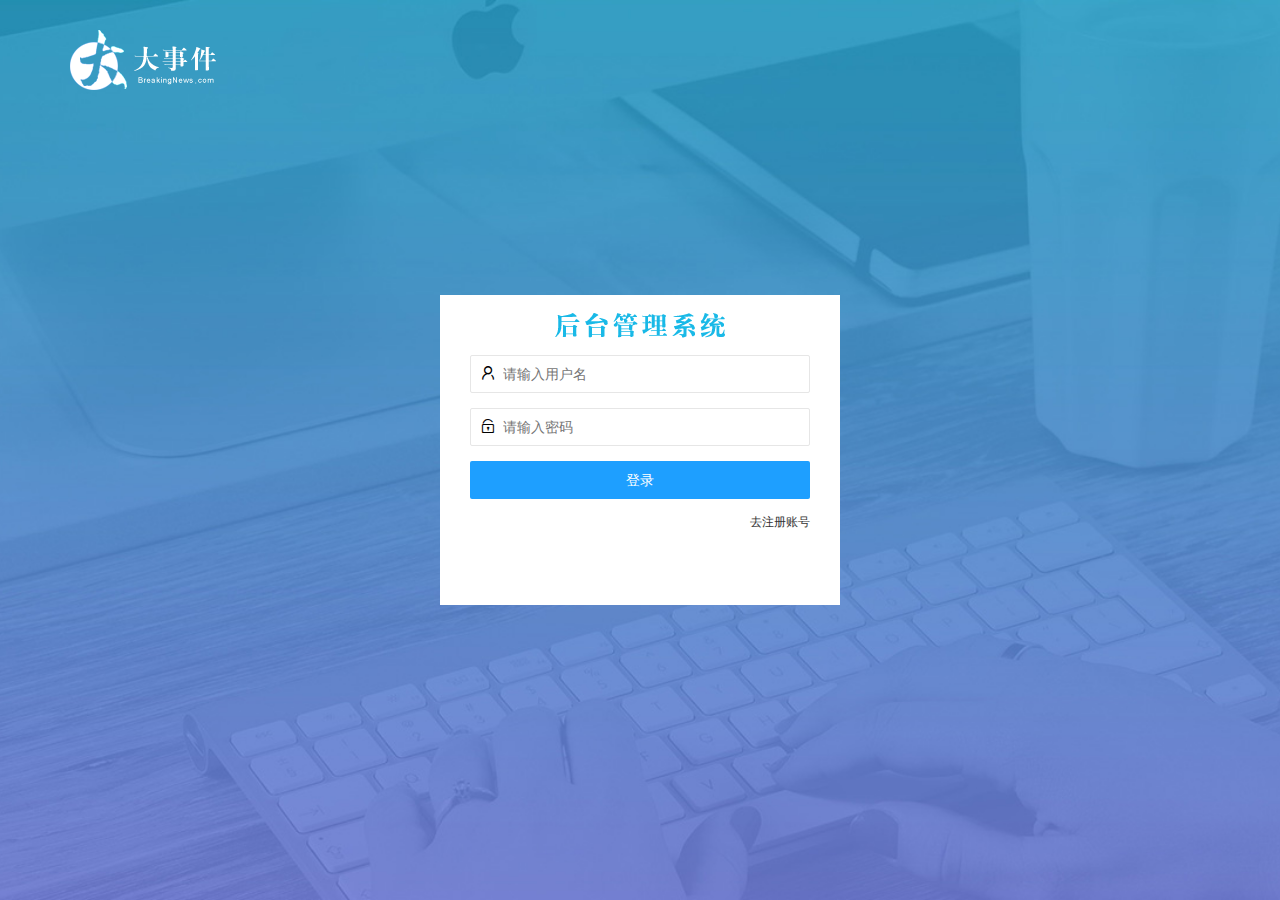
<file: login.html>
<!DOCTYPE html>
<html lang="en">

<head>
    <meta charset="UTF-8">
    <meta http-equiv="X-UA-Compatible" content="IE=edge">
    <meta name="viewport" content="width=device-width, initial-scale=1.0">
    <title>大事件-登录/注册</title>
    <link rel="stylesheet" href="./assets/lib/layui/css/layui.css">
    <link rel="stylesheet" href="./assets/css/login.css" />
</head>

<body>
    <!-- 头部logo -->
    <div class="layui-main img-logo">
        <img src="./assets/images/logo.png" alt="">
    </div>

    <!-- 登录注册 -->
    <div class="loginAndRegBox">
        <div class="title-box"></div>
        <!-- 登录 -->
        <div class="login-box"">
            <!-- 登录的表单 -->
            <form class="layui-form" id="form_login">
                <!-- 用户名 -->
                <div class="layui-form-item">
                    <i class="layui-icon layui-icon-username"></i>
                    <input type="text" name="username" required lay-verify="required|username" placeholder="请输入用户名"
                        autocomplete="off" class="layui-input" />
                </div>
                <!-- 密码 -->
                <div class="layui-form-item">
                    <i class="layui-icon layui-icon-password"></i>
                    <input type="password" name="password" required lay-verify="required|pass" placeholder="请输入密码"
                        autocomplete="off" class="layui-input" />
                </div>
                <!-- 登录按钮 -->
                <div class="layui-form-item">
                    <button class="layui-btn layui-btn-fluid layui-btn-normal" lay-submit>登录</button>
                </div>
                <!-- 去注册账号 -->
                <div class="layui-form-item" id="links">
                    <a href="javascript:;" id="link_reg">去注册账号</a>
                </div>
            </form>
        </div>
        <!-- 注册 -->
        <div class="reg-box">
            <!-- 注册的表单 -->
            <form class="layui-form" id="form_reg">
                <!-- 用户名 -->
                <div class="layui-form-item">
                    <i class="layui-icon layui-icon-username"></i>
                    <input type="text" name="username" required lay-verify="required|username" placeholder="请输入用户名"
                        autocomplete="off" class="layui-input" />
                </div>
                <!-- 密码 -->
                <div class="layui-form-item">
                    <i class="layui-icon layui-icon-password"></i>
                    <input type="password" name="password" required lay-verify="required|pass" placeholder="请输入密码"
                        autocomplete="off" class="layui-input" />
                </div>
                <!-- 确认密码 -->
                <div class="layui-form-item">
                    <i class="layui-icon layui-icon-password"></i>
                    <input type="password" name="repassword" required lay-verify="required|repwd" placeholder="再次确认密码"
                        autocomplete="off" class="layui-input">
                </div>
                <!-- 注册按钮 -->
                <div class="layui-form-item">
                    <button class="layui-btn layui-btn-fluid layui-btn-normal" lay-submit>注册</button>
                </div>
                <!-- 去登录 -->
                <div class="layui-form-item" id="links">
                    <a href="javascript:;" id="link_login">去登录</a>
                </div>
            </form>
        </div>
    </div>
    <!-- 方便操作dom元素，导入jq -->
    <script src="./assets/lib/layui/layui.all.js"></script>
    <script src="./assets/lib/jquery.js"></script>
    <script src="./assets/js/baseAPI.js"></script>
    <script src="./assets/js/login.js"></script>
</body>

</html>
</file>
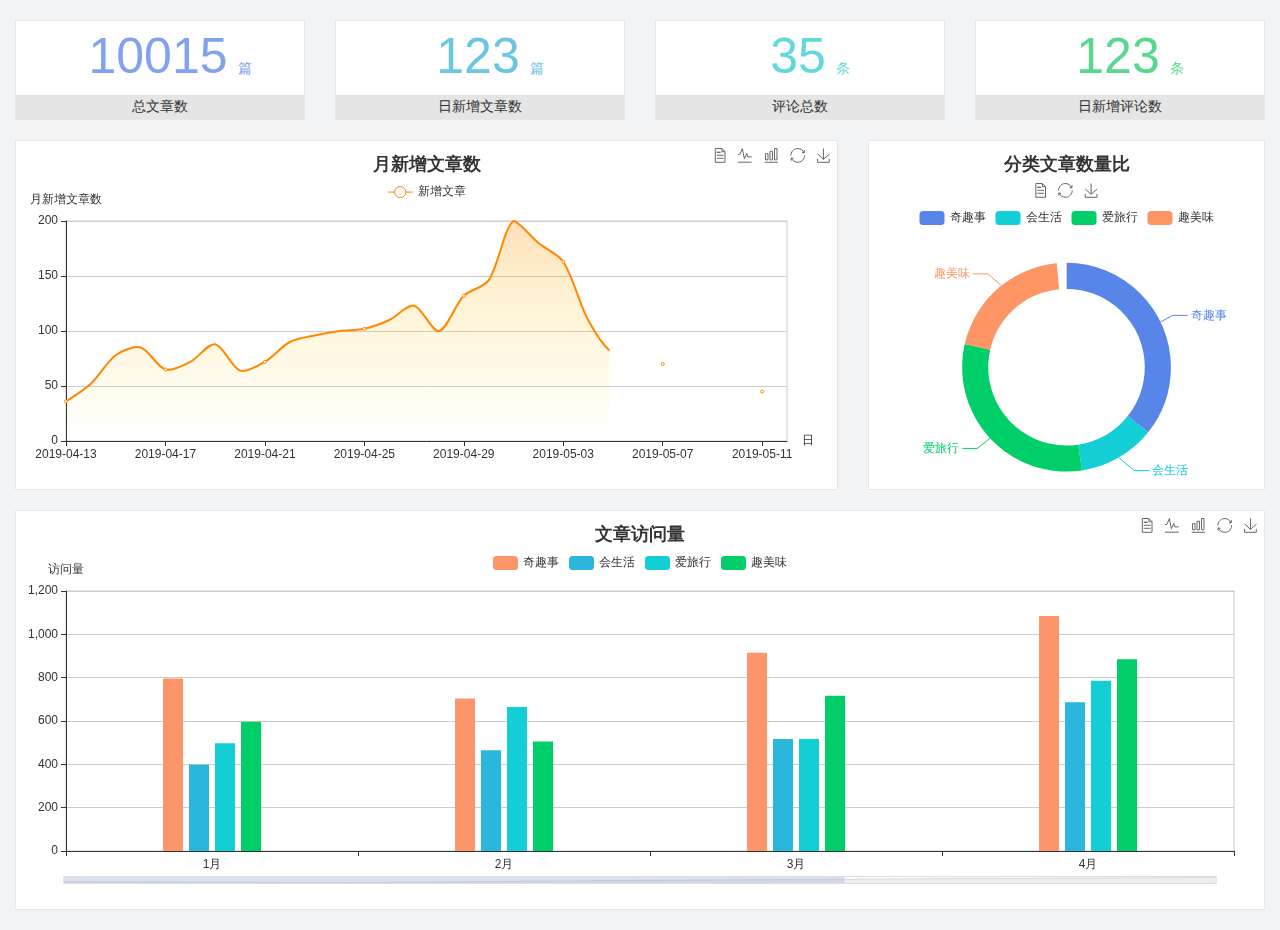
<file: home/dashboard.html>
<!DOCTYPE html>
<html lang="en">

<head>
  <meta charset="UTF-8">
  <meta name="viewport" content="width=device-width, initial-scale=1.0">
  <meta http-equiv="X-UA-Compatible" content="ie=edge">
  <title>图表统计</title>
  <link rel="stylesheet" href="../../assets/lib/bootstrap.css" />
  <link rel="stylesheet" href="../../assets/lib/main.css" />
  <script src="../../assets/lib/jquery.js"></script>
  <script type="text/javascript" src="../../assets/lib/echarts.min.js"></script>
</head>

<body>
  <div class="container-fluid">
    <div class="row spannel_list">
      <div class="col-sm-3 col-xs-6">
        <div class="spannel">
          <em>10015</em><span>篇</span>
          <b>总文章数</b>
        </div>
      </div>
      <div class="col-sm-3 col-xs-6">
        <div class="spannel scolor01">
          <em>123</em><span>篇</span>
          <b>日新增文章数</b>
        </div>
      </div>
      <div class="col-sm-3 col-xs-6">
        <div class="spannel scolor02">
          <em>35</em><span>条</span>
          <b>评论总数</b>
        </div>
      </div>
      <div class="col-sm-3 col-xs-6">
        <div class="spannel scolor03">
          <em>123</em><span>条</span>
          <b>日新增评论数</b>
        </div>
      </div>
    </div>
  </div>

  <div class="container-fluid">
    <div class="row curve-pie">
      <div class="col-lg-8 col-md-8">
        <div class="gragh_pannel" id="curve_show"></div>
      </div>
      <div class="col-lg-4 col-md-4">
        <div class="gragh_pannel" id="pie_show"></div>
      </div>
    </div>
  </div>

  <div class="container-fluid">
    <div class="column_pannel" id="column_show"></div>
  </div>

  <script>
    var oChart = echarts.init(document.getElementById('curve_show'));
    var aList_all = [
      { 'count': 36, 'date': '2019-04-13' },
      { 'count': 52, 'date': '2019-04-14' },
      { 'count': 78, 'date': '2019-04-15' },
      { 'count': 85, 'date': '2019-04-16' },
      { 'count': 65, 'date': '2019-04-17' },
      { 'count': 72, 'date': '2019-04-18' },
      { 'count': 88, 'date': '2019-04-19' },
      { 'count': 64, 'date': '2019-04-20' },
      { 'count': 72, 'date': '2019-04-21' },
      { 'count': 90, 'date': '2019-04-22' },
      { 'count': 96, 'date': '2019-04-23' },
      { 'count': 100, 'date': '2019-04-24' },
      { 'count': 102, 'date': '2019-04-25' },
      { 'count': 110, 'date': '2019-04-26' },
      { 'count': 123, 'date': '2019-04-27' },
      { 'count': 100, 'date': '2019-04-28' },
      { 'count': 132, 'date': '2019-04-29' },
      { 'count': 146, 'date': '2019-04-30' },
      { 'count': 200, 'date': '2019-05-01' },
      { 'count': 180, 'date': '2019-05-02' },
      { 'count': 163, 'date': '2019-05-03' },
      { 'count': 110, 'date': '2019-05-04' },
      { 'count': 80, 'date': '2019-05-05' },
      { 'count': 82, 'date': '2019-05-06' },
      { 'count': 70, 'date': '2019-05-07' },
      { 'count': 65, 'date': '2019-05-08' },
      { 'count': 54, 'date': '2019-05-09' },
      { 'count': 40, 'date': '2019-05-10' },
      { 'count': 45, 'date': '2019-05-11' },
      { 'count': 38, 'date': '2019-05-12' },
    ];

    let aCount = [];
    let aDate = [];

    for (var i = 0; i < aList_all.length; i++) {
      aCount.push(aList_all[i].count);
      aDate.push(aList_all[i].date);
    }

    var chartopt = {
      title: {
        text: '月新增文章数',
        left: 'center',
        top: '10'
      },
      tooltip: {
        trigger: 'axis'
      },
      legend: {
        data: ['新增文章'],
        top: '40'
      },
      toolbox: {
        show: true,
        feature: {
          mark: { show: true },
          dataView: { show: true, readOnly: false },
          magicType: { show: true, type: ['line', 'bar'] },
          restore: { show: true },
          saveAsImage: { show: true }
        }
      },
      calculable: true,
      xAxis: [
        {
          name: '日',
          type: 'category',
          boundaryGap: false,
          data: aDate
        }
      ],
      yAxis: [
        {
          name: '月新增文章数',
          type: 'value'
        }
      ],
      series: [
        {
          name: '新增文章',
          type: 'line',
          smooth: true,
          itemStyle: { normal: { areaStyle: { type: 'default' }, color: '#f80' }, lineStyle: { color: '#f80' } },
          data: aCount
        }],
      areaStyle: {
        normal: {
          color: new echarts.graphic.LinearGradient(0, 0, 0, 1, [{
            offset: 0,
            color: 'rgba(255,136,0,0.39)'
          }, {
            offset: .34,
            color: 'rgba(255,180,0,0.25)'
          }, {
            offset: 1,
            color: 'rgba(255,222,0,0.00)'
          }])

        }
      },
      grid: {
        show: true,
        x: 50,
        x2: 50,
        y: 80,
        height: 220
      }
    };

    oChart.setOption(chartopt);


    var oPie = echarts.init(document.getElementById('pie_show'));
    var oPieopt =
    {
      title: {
        top: 10,
        text: '分类文章数量比',
        x: 'center'
      },
      tooltip: {
        trigger: 'item',
        formatter: "{a} <br/>{b} : {c} ({d}%)"
      },
      color: ['#5885e8', '#13cfd5', '#00ce68', '#ff9565'],
      legend: {
        x: 'center',
        top: 65,
        data: ['奇趣事', '会生活', '爱旅行', '趣美味']
      },
      toolbox: {
        show: true,
        x: 'center',
        top: 35,
        feature: {
          mark: { show: true },
          dataView: { show: true, readOnly: false },
          magicType: {
            show: true,
            type: ['pie', 'funnel'],
            option: {
              funnel: {
                x: '25%',
                width: '50%',
                funnelAlign: 'left',
                max: 1548
              }
            }
          },
          restore: { show: true },
          saveAsImage: { show: true }
        }
      },
      calculable: true,
      series: [
        {
          name: '访问来源',
          type: 'pie',
          radius: ['45%', '60%'],
          center: ['50%', '65%'],
          data: [
            { value: 300, name: '奇趣事' },
            { value: 100, name: '会生活' },
            { value: 260, name: '爱旅行' },
            { value: 180, name: '趣美味' }
          ]
        }
      ]
    };
    oPie.setOption(oPieopt);



    var oColumn = this.echarts.init(document.getElementById('column_show'));
    var oColumnopt =
    {
      title: {
        text: '文章访问量',
        left: 'center',
        top: '10'
      },
      tooltip: {
        trigger: 'axis'
      },
      legend: {
        data: ['奇趣事', '会生活', '爱旅行', '趣美味'],
        top: '40'
      },
      toolbox: {
        show: true,
        feature: {
          mark: { show: true },
          dataView: { show: true, readOnly: false },
          magicType: { show: true, type: ['line', 'bar'] },
          restore: { show: true },
          saveAsImage: { show: true }
        }
      },
      calculable: true,
      xAxis: [
        {
          type: 'category',
          data: ['1月', '2月', '3月', '4月', '5月']
        }
      ],
      yAxis: [
        {
          name: '访问量',
          type: 'value'
        }
      ],
      series: [
        {
          name: '奇趣事',
          type: 'bar',
          barWidth: 20,
          itemStyle: {
            normal: { areaStyle: { type: 'default' }, color: '#fd956a' }
          },
          data: [800, 708, 920, 1090, 1200]
        },
        {
          name: '会生活',
          type: 'bar',
          barWidth: 20,
          itemStyle: {
            normal: { areaStyle: { type: 'default' }, color: '#2bb6db' }
          },
          data: [400, 468, 520, 690, 800]
        },
        {
          name: '爱旅行',
          type: 'bar',
          barWidth: 20,
          itemStyle: {
            normal: { areaStyle: { type: 'default' }, color: '#13cfd5' }
          },
          data: [500, 668, 520, 790, 900]
        },
        {
          name: '趣美味',
          type: 'bar',
          barWidth: 20,
          itemStyle: {
            normal: { areaStyle: { type: 'default' }, color: '#00ce68' }
          },
          data: [600, 508, 720, 890, 1000]
        }
      ],
      grid: {
        show: true,
        x: 50,
        x2: 30,
        y: 80,
        height: 260
      },
      dataZoom: [//给x轴设置滚动条
        {
          start: 0,//默认为0
          end: 100 - 1000 / 31,//默认为100
          type: 'slider',
          show: true,
          xAxisIndex: [0],
          handleSize: 0,//滑动条的 左右2个滑动条的大小
          height: 8,//组件高度
          left: 45, //左边的距离
          right: 50,//右边的距离
          bottom: 26,//右边的距离
          handleColor: '#ddd',//h滑动图标的颜色
          handleStyle: {
            borderColor: "#cacaca",
            borderWidth: "1",
            shadowBlur: 2,
            background: "#ddd",
            shadowColor: "#ddd",
          }
        }]
    };
    oColumn.setOption(oColumnopt);
  </script>
</body>

</html>
</file>
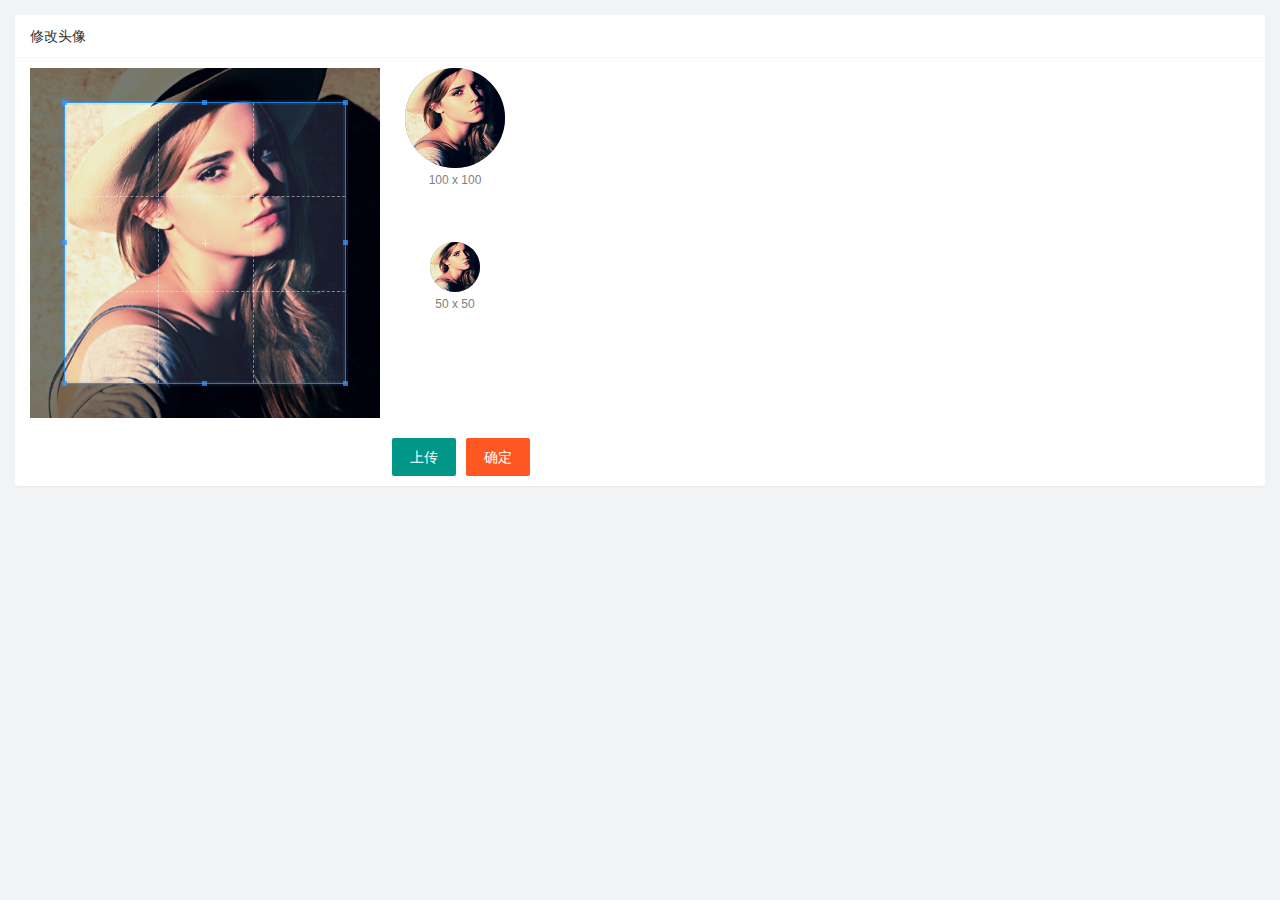
<file: user/user_avatar.html>
<!DOCTYPE html>
<html lang="en">

<head>
    <meta charset="UTF-8">
    <meta http-equiv="X-UA-Compatible" content="IE=edge">
    <meta name="viewport" content="width=device-width, initial-scale=1.0">
    <title>修改头像</title>
    <link rel="stylesheet" href="../assets/lib/layui/css/layui.css">
    <!-- 导入裁剪图片的js插件 -->
    <link rel="stylesheet" href="../assets/lib/cropper/cropper.css">
    <link rel="stylesheet" href="../assets/css/user/user_avatar.css">
</head>

<body>
    <!-- 卡片区域 -->
    <div class="layui-card">
        <div class="layui-card-header">修改头像</div>
        <div class="layui-card-body">
            <!-- 第一行的图片裁剪和预览区域 -->
            <div class="row1">
                <!-- 图片裁剪区域 -->
                <div class="cropper-box">
                    <!-- 这个 img 标签很重要，将来会把它初始化为裁剪区域 -->
                    <img id="image" src="/assets/images/sample.jpg" />
                </div>
                <!-- 图片的预览区域 -->
                <div class="preview-box">
                    <div>
                        <!-- 宽高为 100px 的预览区域 -->
                        <div class="img-preview w100"></div>
                        <p class="size">100 x 100</p>
                    </div>
                    <div>
                        <!-- 宽高为 50px 的预览区域 -->
                        <div class="img-preview w50"></div>
                        <p class="size">50 x 50</p>
                    </div>
                </div>
            </div>

            <!-- 第二行的按钮区域 -->
            <div class="row2">
                <!-- accept 可以指定文件的类型 -->
                <input type="file" id="file" accept="image/png,image/jpeg" />
                <button type="button" class="layui-btn" id="btnChooseImage">上传</button>
                <button type="button" class="layui-btn layui-btn-danger" id="btnUpload">确定</button>
            </div>
        </div>
    </div>

    <script src="../assets/lib/layui/layui.all.js"></script>
    <!-- 图片裁剪导入三个js  严格按照先后顺序 -->
    <script src="../assets/lib/jquery.js"></script>
    <script src="../assets/lib/cropper/Cropper.js"></script>
    <script src="../assets/lib/cropper/jquery-cropper.js"></script>
    <!-- -->
    <script src="../assets/js/baseAPI.js"></script>
    <script src="../assets/js/user/user.avatar.js"></script>
</body>

</html>
</file>
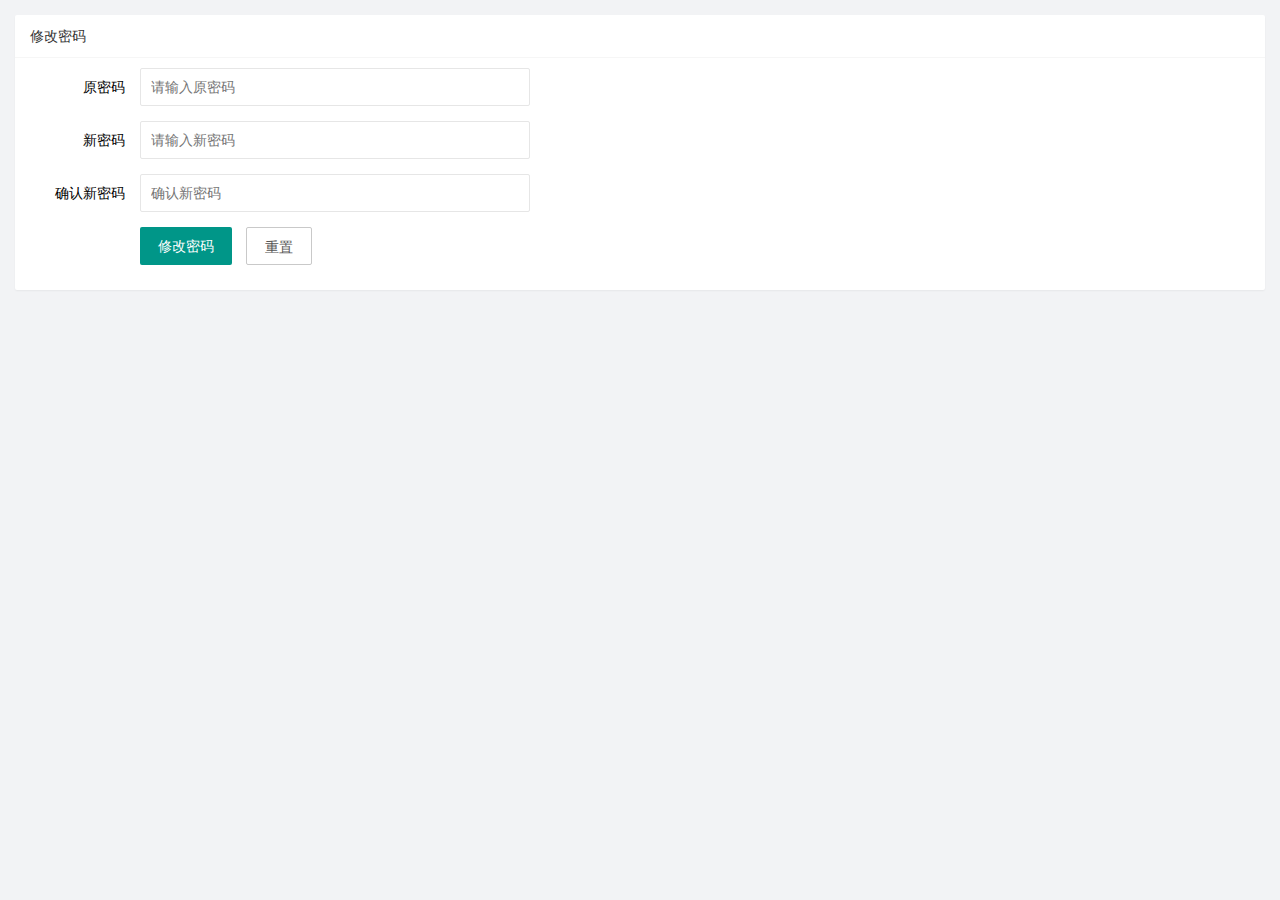
<file: user/user_pwd.html>
<!DOCTYPE html>
<html lang="en">

<head>
    <meta charset="UTF-8">
    <meta http-equiv="X-UA-Compatible" content="IE=edge">
    <meta name="viewport" content="width=device-width, initial-scale=1.0">
    <title>重置密码</title>
    <link rel="stylesheet" href="../assets/lib/layui/css/layui.css">
    <link rel="stylesheet" href="../assets/css/user/user_pwd.css">
</head>

<body>
    <!-- 卡片 -->
    <div class="layui-card">
        <div class="layui-card-header">修改密码</div>
        <div class="layui-card-body">
            <form class="layui-form">
                <div class="layui-form-item">
                    <label class="layui-form-label">原密码</label>
                    <div class="layui-input-block">
                        <input type="password" name="oldPwd" required lay-verify="required|pwd" placeholder="请输入原密码"
                            autocomplete="off" class="layui-input">
                    </div>
                </div>
                <div class="layui-form-item">
                    <label class="layui-form-label">新密码</label>
                    <div class="layui-input-block">
                        <input type="password" name="newPwd" required lay-verify="required|pwd|samePwd" placeholder="请输入新密码"
                            autocomplete="off" class="layui-input">
                    </div>
                </div>
                <div class="layui-form-item">
                    <label class="layui-form-label">确认新密码</label>
                    <div class="layui-input-block">
                        <input type="password" name="rePwd" required lay-verify="required|pwd|reNewPwd" placeholder="确认新密码"
                            autocomplete="off" class="layui-input">
                    </div>
                </div>
                <div class="layui-form-item">
                    <div class="layui-input-block">
                        <button class="layui-btn" lay-submit lay-filter="formDemo">修改密码</button>
                        <button type="reset" class="layui-btn layui-btn-primary">重置</button>
                    </div>
                </div>
            </form>
        </div>
    </div>



    <script src="../assets/lib/jquery.js"></script>
    <script src="../assets/lib/layui/layui.all.js"></script>
    <script src="../assets/js/baseAPI.js"></script>
    <script src="../assets/js/user/user_pwd.js"></script>
</body>

</html>
</file>
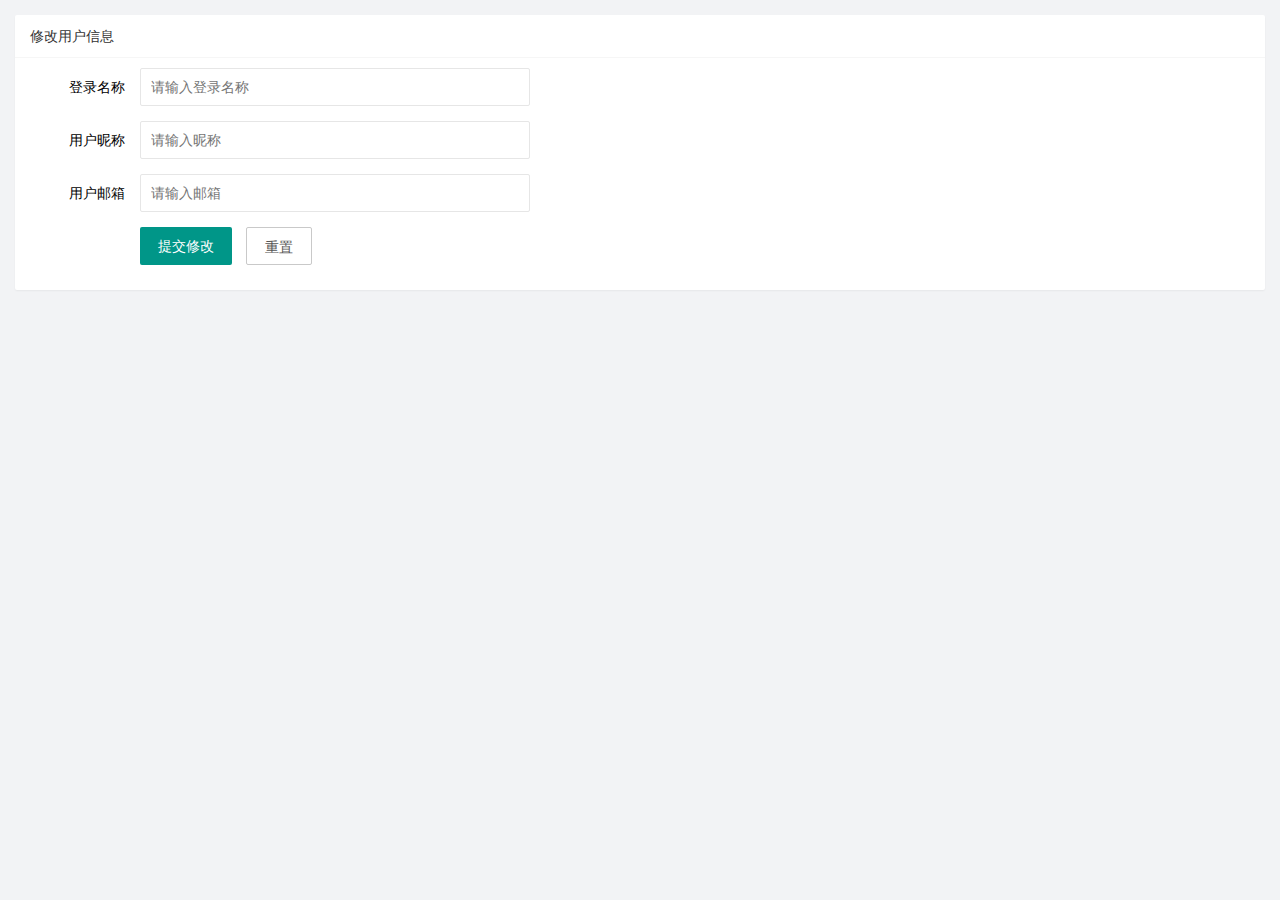
<file: user/userinfo.html>
<!DOCTYPE html>
<html lang="en">

<head>
    <meta charset="UTF-8">
    <meta http-equiv="X-UA-Compatible" content="IE=edge">
    <meta name="viewport" content="width=device-width, initial-scale=1.0">
    <title>个人信息</title>
    <link rel="stylesheet" href="../assets/lib/layui/css/layui.css">
    <link rel="stylesheet" href="../assets/css/user/userinfo.css">
</head>

<body>
    <div class="layui-card">
        <div class="layui-card-header">修改用户信息</div>
        <div class="layui-card-body">
            <!-- form表单区域 -->
            <form class="layui-form" lay-filter="formUserInfo">
                <!-- 隐藏域，接收id -->
                <input type="hidden" name="id">
                <div class="layui-form-item">
                    <label class="layui-form-label">登录名称</label>
                    <div class="layui-input-block">
                        <!-- readonly  只读 -->
                        <input type="text" name="username" required lay-verify="required" placeholder="请输入登录名称"
                            autocomplete="off" class="layui-input" readonly>
                    </div>
                </div>
                <div class="layui-form-item">
                    <label class="layui-form-label">用户昵称</label>
                    <div class="layui-input-block">
                        <input type="text" name="nickname" required lay-verify="required|nickname" placeholder="请输入昵称"
                            autocomplete="off" class="layui-input">
                    </div>
                </div>
                <div class="layui-form-item">
                    <label class="layui-form-label">用户邮箱</label>
                    <div class="layui-input-block">
                        <input type="text" name="email" required lay-verify="required|email" placeholder="请输入邮箱"
                            autocomplete="off" class="layui-input">
                    </div>
                </div>
                <div class="layui-form-item">
                    <div class="layui-input-block">
                        <button class="layui-btn" lay-submit lay-filter="formDemo">提交修改</button>
                        <button type="reset" class="layui-btn layui-btn-primary" id="btnReset">重置</button>
                    </div>
                </div>
            </form>
        </div>
    </div>
    <script src="../assets/lib/layui/layui.all.js"></script>
    <script src="../assets/lib/jquery.js"></script>
    <script src="../assets/js/baseAPI.js"></script>
    <script src="../assets/js/user/userinfo.js"></script>
</body>

</html>
</file>
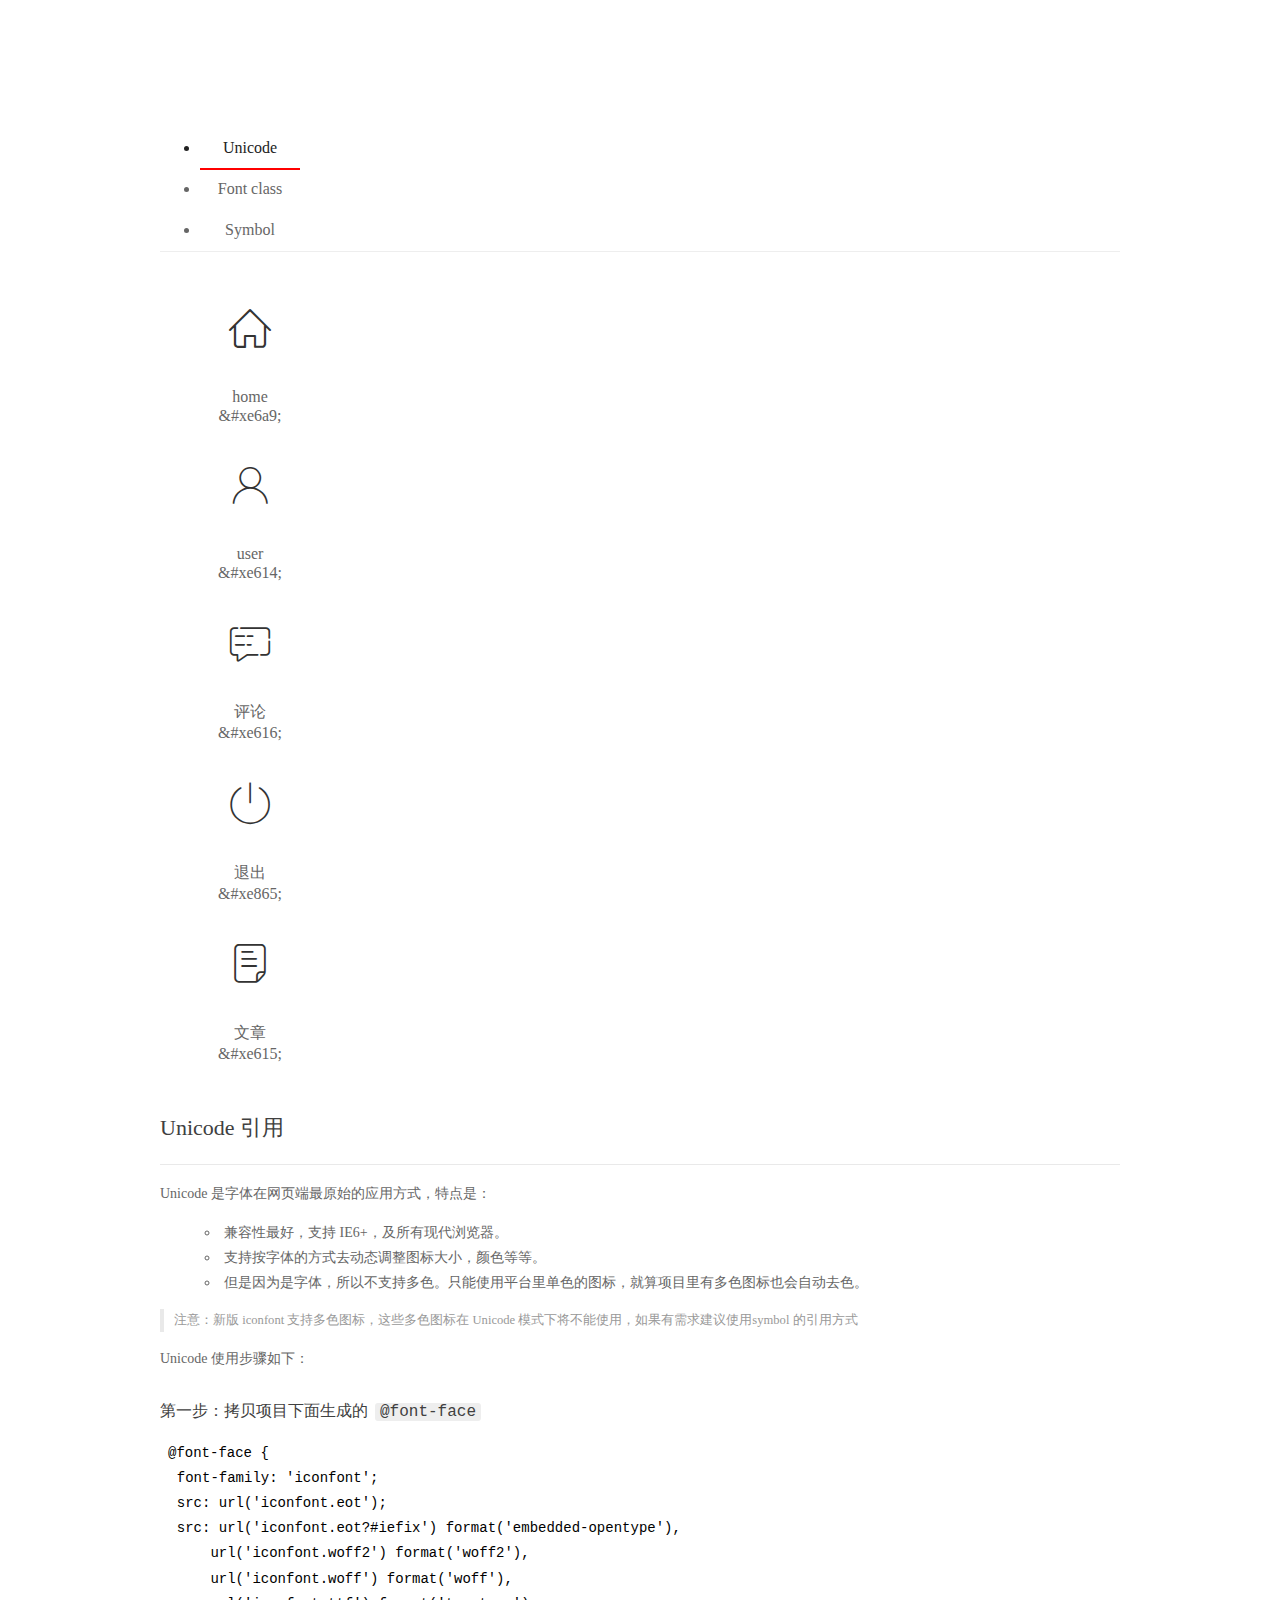
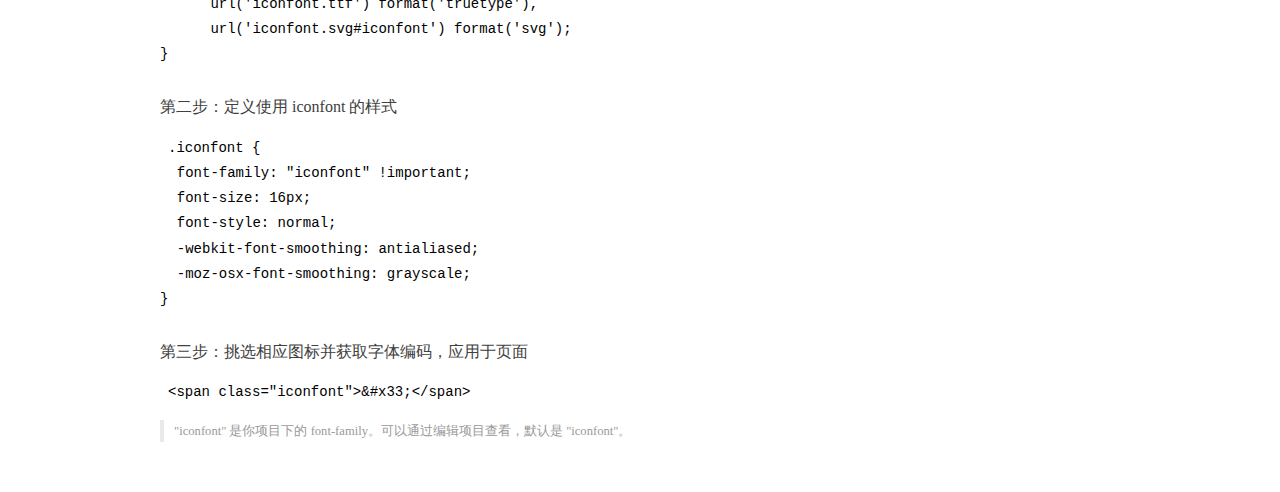
<file: assets/fonts/demo_index.html>
<!DOCTYPE html>
<html>
<head>
  <meta charset="utf-8"/>
  <title>IconFont Demo</title>
  <link rel="shortcut icon" href="https://gtms04.alicdn.com/tps/i4/TB1_oz6GVXXXXaFXpXXJDFnIXXX-64-64.ico" type="image/x-icon"/>
  <link rel="stylesheet" href="https://g.alicdn.com/thx/cube/1.3.2/cube.min.css">
  <link rel="stylesheet" href="demo.css">
  <link rel="stylesheet" href="iconfont.css">
  <script src="iconfont.js"></script>
  <!-- jQuery -->
  <script src="https://a1.alicdn.com/oss/uploads/2018/12/26/7bfddb60-08e8-11e9-9b04-53e73bb6408b.js"></script>
  <!-- 代码高亮 -->
  <script src="https://a1.alicdn.com/oss/uploads/2018/12/26/a3f714d0-08e6-11e9-8a15-ebf944d7534c.js"></script>
</head>
<body>
  <div class="main">
    <h1 class="logo"><a href="https://www.iconfont.cn/" title="iconfont 首页" target="_blank">&#xe86b;</a></h1>
    <div class="nav-tabs">
      <ul id="tabs" class="dib-box">
        <li class="dib active"><span>Unicode</span></li>
        <li class="dib"><span>Font class</span></li>
        <li class="dib"><span>Symbol</span></li>
      </ul>
      
    </div>
    <div class="tab-container">
      <div class="content unicode" style="display: block;">
          <ul class="icon_lists dib-box">
          
            <li class="dib">
              <span class="icon iconfont">&#xe6a9;</span>
                <div class="name">home</div>
                <div class="code-name">&amp;#xe6a9;</div>
              </li>
          
            <li class="dib">
              <span class="icon iconfont">&#xe614;</span>
                <div class="name">user</div>
                <div class="code-name">&amp;#xe614;</div>
              </li>
          
            <li class="dib">
              <span class="icon iconfont">&#xe616;</span>
                <div class="name">评论</div>
                <div class="code-name">&amp;#xe616;</div>
              </li>
          
            <li class="dib">
              <span class="icon iconfont">&#xe865;</span>
                <div class="name">退出</div>
                <div class="code-name">&amp;#xe865;</div>
              </li>
          
            <li class="dib">
              <span class="icon iconfont">&#xe615;</span>
                <div class="name">文章</div>
                <div class="code-name">&amp;#xe615;</div>
              </li>
          
          </ul>
          <div class="article markdown">
          <h2 id="unicode-">Unicode 引用</h2>
          <hr>

          <p>Unicode 是字体在网页端最原始的应用方式，特点是：</p>
          <ul>
            <li>兼容性最好，支持 IE6+，及所有现代浏览器。</li>
            <li>支持按字体的方式去动态调整图标大小，颜色等等。</li>
            <li>但是因为是字体，所以不支持多色。只能使用平台里单色的图标，就算项目里有多色图标也会自动去色。</li>
          </ul>
          <blockquote>
            <p>注意：新版 iconfont 支持多色图标，这些多色图标在 Unicode 模式下将不能使用，如果有需求建议使用symbol 的引用方式</p>
          </blockquote>
          <p>Unicode 使用步骤如下：</p>
          <h3 id="-font-face">第一步：拷贝项目下面生成的 <code>@font-face</code></h3>
<pre><code class="language-css"
>@font-face {
  font-family: 'iconfont';
  src: url('iconfont.eot');
  src: url('iconfont.eot?#iefix') format('embedded-opentype'),
      url('iconfont.woff2') format('woff2'),
      url('iconfont.woff') format('woff'),
      url('iconfont.ttf') format('truetype'),
      url('iconfont.svg#iconfont') format('svg');
}
</code></pre>
          <h3 id="-iconfont-">第二步：定义使用 iconfont 的样式</h3>
<pre><code class="language-css"
>.iconfont {
  font-family: "iconfont" !important;
  font-size: 16px;
  font-style: normal;
  -webkit-font-smoothing: antialiased;
  -moz-osx-font-smoothing: grayscale;
}
</code></pre>
          <h3 id="-">第三步：挑选相应图标并获取字体编码，应用于页面</h3>
<pre>
<code class="language-html"
>&lt;span class="iconfont"&gt;&amp;#x33;&lt;/span&gt;
</code></pre>
          <blockquote>
            <p>"iconfont" 是你项目下的 font-family。可以通过编辑项目查看，默认是 "iconfont"。</p>
          </blockquote>
          </div>
      </div>
      <div class="content font-class">
        <ul class="icon_lists dib-box">
          
          <li class="dib">
            <span class="icon iconfont icon-home"></span>
            <div class="name">
              home
            </div>
            <div class="code-name">.icon-home
            </div>
          </li>
          
          <li class="dib">
            <span class="icon iconfont icon-user"></span>
            <div class="name">
              user
            </div>
            <div class="code-name">.icon-user
            </div>
          </li>
          
          <li class="dib">
            <span class="icon iconfont icon-pinglun"></span>
            <div class="name">
              评论
            </div>
            <div class="code-name">.icon-pinglun
            </div>
          </li>
          
          <li class="dib">
            <span class="icon iconfont icon-tuichu"></span>
            <div class="name">
              退出
            </div>
            <div class="code-name">.icon-tuichu
            </div>
          </li>
          
          <li class="dib">
            <span class="icon iconfont icon-16"></span>
            <div class="name">
              文章
            </div>
            <div class="code-name">.icon-16
            </div>
          </li>
          
        </ul>
        <div class="article markdown">
        <h2 id="font-class-">font-class 引用</h2>
        <hr>

        <p>font-class 是 Unicode 使用方式的一种变种，主要是解决 Unicode 书写不直观，语意不明确的问题。</p>
        <p>与 Unicode 使用方式相比，具有如下特点：</p>
        <ul>
          <li>兼容性良好，支持 IE8+，及所有现代浏览器。</li>
          <li>相比于 Unicode 语意明确，书写更直观。可以很容易分辨这个 icon 是什么。</li>
          <li>因为使用 class 来定义图标，所以当要替换图标时，只需要修改 class 里面的 Unicode 引用。</li>
          <li>不过因为本质上还是使用的字体，所以多色图标还是不支持的。</li>
        </ul>
        <p>使用步骤如下：</p>
        <h3 id="-fontclass-">第一步：引入项目下面生成的 fontclass 代码：</h3>
<pre><code class="language-html">&lt;link rel="stylesheet" href="./iconfont.css"&gt;
</code></pre>
        <h3 id="-">第二步：挑选相应图标并获取类名，应用于页面：</h3>
<pre><code class="language-html">&lt;span class="iconfont icon-xxx"&gt;&lt;/span&gt;
</code></pre>
        <blockquote>
          <p>"
            iconfont" 是你项目下的 font-family。可以通过编辑项目查看，默认是 "iconfont"。</p>
        </blockquote>
      </div>
      </div>
      <div class="content symbol">
          <ul class="icon_lists dib-box">
          
            <li class="dib">
                <svg class="icon svg-icon" aria-hidden="true">
                  <use xlink:href="#icon-home"></use>
                </svg>
                <div class="name">home</div>
                <div class="code-name">#icon-home</div>
            </li>
          
            <li class="dib">
                <svg class="icon svg-icon" aria-hidden="true">
                  <use xlink:href="#icon-user"></use>
                </svg>
                <div class="name">user</div>
                <div class="code-name">#icon-user</div>
            </li>
          
            <li class="dib">
                <svg class="icon svg-icon" aria-hidden="true">
                  <use xlink:href="#icon-pinglun"></use>
                </svg>
                <div class="name">评论</div>
                <div class="code-name">#icon-pinglun</div>
            </li>
          
            <li class="dib">
                <svg class="icon svg-icon" aria-hidden="true">
                  <use xlink:href="#icon-tuichu"></use>
                </svg>
                <div class="name">退出</div>
                <div class="code-name">#icon-tuichu</div>
            </li>
          
            <li class="dib">
                <svg class="icon svg-icon" aria-hidden="true">
                  <use xlink:href="#icon-16"></use>
                </svg>
                <div class="name">文章</div>
                <div class="code-name">#icon-16</div>
            </li>
          
          </ul>
          <div class="article markdown">
          <h2 id="symbol-">Symbol 引用</h2>
          <hr>

          <p>这是一种全新的使用方式，应该说这才是未来的主流，也是平台目前推荐的用法。相关介绍可以参考这篇<a href="">文章</a>
            这种用法其实是做了一个 SVG 的集合，与另外两种相比具有如下特点：</p>
          <ul>
            <li>支持多色图标了，不再受单色限制。</li>
            <li>通过一些技巧，支持像字体那样，通过 <code>font-size</code>, <code>color</code> 来调整样式。</li>
            <li>兼容性较差，支持 IE9+，及现代浏览器。</li>
            <li>浏览器渲染 SVG 的性能一般，还不如 png。</li>
          </ul>
          <p>使用步骤如下：</p>
          <h3 id="-symbol-">第一步：引入项目下面生成的 symbol 代码：</h3>
<pre><code class="language-html">&lt;script src="./iconfont.js"&gt;&lt;/script&gt;
</code></pre>
          <h3 id="-css-">第二步：加入通用 CSS 代码（引入一次就行）：</h3>
<pre><code class="language-html">&lt;style&gt;
.icon {
  width: 1em;
  height: 1em;
  vertical-align: -0.15em;
  fill: currentColor;
  overflow: hidden;
}
&lt;/style&gt;
</code></pre>
          <h3 id="-">第三步：挑选相应图标并获取类名，应用于页面：</h3>
<pre><code class="language-html">&lt;svg class="icon" aria-hidden="true"&gt;
  &lt;use xlink:href="#icon-xxx"&gt;&lt;/use&gt;
&lt;/svg&gt;
</code></pre>
          </div>
      </div>

    </div>
  </div>
  <script>
  $(document).ready(function () {
      $('.tab-container .content:first').show()

      $('#tabs li').click(function (e) {
        var tabContent = $('.tab-container .content')
        var index = $(this).index()

        if ($(this).hasClass('active')) {
          return
        } else {
          $('#tabs li').removeClass('active')
          $(this).addClass('active')

          tabContent.hide().eq(index).fadeIn()
        }
      })
    })
  </script>
</body>
</html>
</file>
<file: assets/lib/layui/css/layui.css>
/** layui-v2.5.5 MIT License By https://www.layui.com */
 .layui-inline,img{display:inline-block;vertical-align:middle}h1,h2,h3,h4,h5,h6{font-weight:400}.layui-edge,.layui-header,.layui-inline,.layui-main{position:relative}.layui-body,.layui-edge,.layui-elip{overflow:hidden}.layui-btn,.layui-edge,.layui-inline,img{vertical-align:middle}.layui-btn,.layui-disabled,.layui-icon,.layui-unselect{-moz-user-select:none;-webkit-user-select:none;-ms-user-select:none}.layui-elip,.layui-form-checkbox span,.layui-form-pane .layui-form-label{text-overflow:ellipsis;white-space:nowrap}.layui-breadcrumb,.layui-tree-btnGroup{visibility:hidden}blockquote,body,button,dd,div,dl,dt,form,h1,h2,h3,h4,h5,h6,input,li,ol,p,pre,td,textarea,th,ul{margin:0;padding:0;-webkit-tap-highlight-color:rgba(0,0,0,0)}a:active,a:hover{outline:0}img{border:none}li{list-style:none}table{border-collapse:collapse;border-spacing:0}h4,h5,h6{font-size:100%}button,input,optgroup,option,select,textarea{font-family:inherit;font-size:inherit;font-style:inherit;font-weight:inherit;outline:0}pre{white-space:pre-wrap;white-space:-moz-pre-wrap;white-space:-pre-wrap;white-space:-o-pre-wrap;word-wrap:break-word}body{line-height:24px;font:14px Helvetica Neue,Helvetica,PingFang SC,Tahoma,Arial,sans-serif}hr{height:1px;margin:10px 0;border:0;clear:both}a{color:#333;text-decoration:none}a:hover{color:#777}a cite{font-style:normal;*cursor:pointer}.layui-border-box,.layui-border-box *{box-sizing:border-box}.layui-box,.layui-box *{box-sizing:content-box}.layui-clear{clear:both;*zoom:1}.layui-clear:after{content:'\20';clear:both;*zoom:1;display:block;height:0}.layui-inline{*display:inline;*zoom:1}.layui-edge{display:inline-block;width:0;height:0;border-width:6px;border-style:dashed;border-color:transparent}.layui-edge-top{top:-4px;border-bottom-color:#999;border-bottom-style:solid}.layui-edge-right{border-left-color:#999;border-left-style:solid}.layui-edge-bottom{top:2px;border-top-color:#999;border-top-style:solid}.layui-edge-left{border-right-color:#999;border-right-style:solid}.layui-disabled,.layui-disabled:hover{color:#d2d2d2!important;cursor:not-allowed!important}.layui-circle{border-radius:100%}.layui-show{display:block!important}.layui-hide{display:none!important}@font-face{font-family:layui-icon;src:url(../font/iconfont.eot?v=250);src:url(../font/iconfont.eot?v=250#iefix) format('embedded-opentype'),url(../font/iconfont.woff2?v=250) format('woff2'),url(../font/iconfont.woff?v=250) format('woff'),url(../font/iconfont.ttf?v=250) format('truetype'),url(../font/iconfont.svg?v=250#layui-icon) format('svg')}.layui-icon{font-family:layui-icon!important;font-size:16px;font-style:normal;-webkit-font-smoothing:antialiased;-moz-osx-font-smoothing:grayscale}.layui-icon-reply-fill:before{content:"\e611"}.layui-icon-set-fill:before{content:"\e614"}.layui-icon-menu-fill:before{content:"\e60f"}.layui-icon-search:before{content:"\e615"}.layui-icon-share:before{content:"\e641"}.layui-icon-set-sm:before{content:"\e620"}.layui-icon-engine:before{content:"\e628"}.layui-icon-close:before{content:"\1006"}.layui-icon-close-fill:before{content:"\1007"}.layui-icon-chart-screen:before{content:"\e629"}.layui-icon-star:before{content:"\e600"}.layui-icon-circle-dot:before{content:"\e617"}.layui-icon-chat:before{content:"\e606"}.layui-icon-release:before{content:"\e609"}.layui-icon-list:before{content:"\e60a"}.layui-icon-chart:before{content:"\e62c"}.layui-icon-ok-circle:before{content:"\1005"}.layui-icon-layim-theme:before{content:"\e61b"}.layui-icon-table:before{content:"\e62d"}.layui-icon-right:before{content:"\e602"}.layui-icon-left:before{content:"\e603"}.layui-icon-cart-simple:before{content:"\e698"}.layui-icon-face-cry:before{content:"\e69c"}.layui-icon-face-smile:before{content:"\e6af"}.layui-icon-survey:before{content:"\e6b2"}.layui-icon-tree:before{content:"\e62e"}.layui-icon-upload-circle:before{content:"\e62f"}.layui-icon-add-circle:before{content:"\e61f"}.layui-icon-download-circle:before{content:"\e601"}.layui-icon-templeate-1:before{content:"\e630"}.layui-icon-util:before{content:"\e631"}.layui-icon-face-surprised:before{content:"\e664"}.layui-icon-edit:before{content:"\e642"}.layui-icon-speaker:before{content:"\e645"}.layui-icon-down:before{content:"\e61a"}.layui-icon-file:before{content:"\e621"}.layui-icon-layouts:before{content:"\e632"}.layui-icon-rate-half:before{content:"\e6c9"}.layui-icon-add-circle-fine:before{content:"\e608"}.layui-icon-prev-circle:before{content:"\e633"}.layui-icon-read:before{content:"\e705"}.layui-icon-404:before{content:"\e61c"}.layui-icon-carousel:before{content:"\e634"}.layui-icon-help:before{content:"\e607"}.layui-icon-code-circle:before{content:"\e635"}.layui-icon-water:before{content:"\e636"}.layui-icon-username:before{content:"\e66f"}.layui-icon-find-fill:before{content:"\e670"}.layui-icon-about:before{content:"\e60b"}.layui-icon-location:before{content:"\e715"}.layui-icon-up:before{content:"\e619"}.layui-icon-pause:before{content:"\e651"}.layui-icon-date:before{content:"\e637"}.layui-icon-layim-uploadfile:before{content:"\e61d"}.layui-icon-delete:before{content:"\e640"}.layui-icon-play:before{content:"\e652"}.layui-icon-top:before{content:"\e604"}.layui-icon-friends:before{content:"\e612"}.layui-icon-refresh-3:before{content:"\e9aa"}.layui-icon-ok:before{content:"\e605"}.layui-icon-layer:before{content:"\e638"}.layui-icon-face-smile-fine:before{content:"\e60c"}.layui-icon-dollar:before{content:"\e659"}.layui-icon-group:before{content:"\e613"}.layui-icon-layim-download:before{content:"\e61e"}.layui-icon-picture-fine:before{content:"\e60d"}.layui-icon-link:before{content:"\e64c"}.layui-icon-diamond:before{content:"\e735"}.layui-icon-log:before{content:"\e60e"}.layui-icon-rate-solid:before{content:"\e67a"}.layui-icon-fonts-del:before{content:"\e64f"}.layui-icon-unlink:before{content:"\e64d"}.layui-icon-fonts-clear:before{content:"\e639"}.layui-icon-triangle-r:before{content:"\e623"}.layui-icon-circle:before{content:"\e63f"}.layui-icon-radio:before{content:"\e643"}.layui-icon-align-center:before{content:"\e647"}.layui-icon-align-right:before{content:"\e648"}.layui-icon-align-left:before{content:"\e649"}.layui-icon-loading-1:before{content:"\e63e"}.layui-icon-return:before{content:"\e65c"}.layui-icon-fonts-strong:before{content:"\e62b"}.layui-icon-upload:before{content:"\e67c"}.layui-icon-dialogue:before{content:"\e63a"}.layui-icon-video:before{content:"\e6ed"}.layui-icon-headset:before{content:"\e6fc"}.layui-icon-cellphone-fine:before{content:"\e63b"}.layui-icon-add-1:before{content:"\e654"}.layui-icon-face-smile-b:before{content:"\e650"}.layui-icon-fonts-html:before{content:"\e64b"}.layui-icon-form:before{content:"\e63c"}.layui-icon-cart:before{content:"\e657"}.layui-icon-camera-fill:before{content:"\e65d"}.layui-icon-tabs:before{content:"\e62a"}.layui-icon-fonts-code:before{content:"\e64e"}.layui-icon-fire:before{content:"\e756"}.layui-icon-set:before{content:"\e716"}.layui-icon-fonts-u:before{content:"\e646"}.layui-icon-triangle-d:before{content:"\e625"}.layui-icon-tips:before{content:"\e702"}.layui-icon-picture:before{content:"\e64a"}.layui-icon-more-vertical:before{content:"\e671"}.layui-icon-flag:before{content:"\e66c"}.layui-icon-loading:before{content:"\e63d"}.layui-icon-fonts-i:before{content:"\e644"}.layui-icon-refresh-1:before{content:"\e666"}.layui-icon-rmb:before{content:"\e65e"}.layui-icon-home:before{content:"\e68e"}.layui-icon-user:before{content:"\e770"}.layui-icon-notice:before{content:"\e667"}.layui-icon-login-weibo:before{content:"\e675"}.layui-icon-voice:before{content:"\e688"}.layui-icon-upload-drag:before{content:"\e681"}.layui-icon-login-qq:before{content:"\e676"}.layui-icon-snowflake:before{content:"\e6b1"}.layui-icon-file-b:before{content:"\e655"}.layui-icon-template:before{content:"\e663"}.layui-icon-auz:before{content:"\e672"}.layui-icon-console:before{content:"\e665"}.layui-icon-app:before{content:"\e653"}.layui-icon-prev:before{content:"\e65a"}.layui-icon-website:before{content:"\e7ae"}.layui-icon-next:before{content:"\e65b"}.layui-icon-component:before{content:"\e857"}.layui-icon-more:before{content:"\e65f"}.layui-icon-login-wechat:before{content:"\e677"}.layui-icon-shrink-right:before{content:"\e668"}.layui-icon-spread-left:before{content:"\e66b"}.layui-icon-camera:before{content:"\e660"}.layui-icon-note:before{content:"\e66e"}.layui-icon-refresh:before{content:"\e669"}.layui-icon-female:before{content:"\e661"}.layui-icon-male:before{content:"\e662"}.layui-icon-password:before{content:"\e673"}.layui-icon-senior:before{content:"\e674"}.layui-icon-theme:before{content:"\e66a"}.layui-icon-tread:before{content:"\e6c5"}.layui-icon-praise:before{content:"\e6c6"}.layui-icon-star-fill:before{content:"\e658"}.layui-icon-rate:before{content:"\e67b"}.layui-icon-template-1:before{content:"\e656"}.layui-icon-vercode:before{content:"\e679"}.layui-icon-cellphone:before{content:"\e678"}.layui-icon-screen-full:before{content:"\e622"}.layui-icon-screen-restore:before{content:"\e758"}.layui-icon-cols:before{content:"\e610"}.layui-icon-export:before{content:"\e67d"}.layui-icon-print:before{content:"\e66d"}.layui-icon-slider:before{content:"\e714"}.layui-icon-addition:before{content:"\e624"}.layui-icon-subtraction:before{content:"\e67e"}.layui-icon-service:before{content:"\e626"}.layui-icon-transfer:before{content:"\e691"}.layui-main{width:1140px;margin:0 auto}.layui-header{z-index:1000;height:60px}.layui-header a:hover{transition:all .5s;-webkit-transition:all .5s}.layui-side{position:fixed;left:0;top:0;bottom:0;z-index:999;width:200px;overflow-x:hidden}.layui-side-scroll{position:relative;width:220px;height:100%;overflow-x:hidden}.layui-body{position:absolute;left:200px;right:0;top:0;bottom:0;z-index:998;width:auto;overflow-y:auto;box-sizing:border-box}.layui-layout-body{overflow:hidden}.layui-layout-admin .layui-header{background-color:#23262E}.layui-layout-admin .layui-side{top:60px;width:200px;overflow-x:hidden}.layui-layout-admin .layui-body{position:fixed;top:60px;bottom:44px}.layui-layout-admin .layui-main{width:auto;margin:0 15px}.layui-layout-admin .layui-footer{position:fixed;left:200px;right:0;bottom:0;height:44px;line-height:44px;padding:0 15px;background-color:#eee}.layui-layout-admin .layui-logo{position:absolute;left:0;top:0;width:200px;height:100%;line-height:60px;text-align:center;color:#009688;font-size:16px}.layui-layout-admin .layui-header .layui-nav{background:0 0}.layui-layout-left{position:absolute!important;left:200px;top:0}.layui-layout-right{position:absolute!important;right:0;top:0}.layui-container{position:relative;margin:0 auto;padding:0 15px;box-sizing:border-box}.layui-fluid{position:relative;margin:0 auto;padding:0 15px}.layui-row:after,.layui-row:before{content:'';display:block;clear:both}.layui-col-lg1,.layui-col-lg10,.layui-col-lg11,.layui-col-lg12,.layui-col-lg2,.layui-col-lg3,.layui-col-lg4,.layui-col-lg5,.layui-col-lg6,.layui-col-lg7,.layui-col-lg8,.layui-col-lg9,.layui-col-md1,.layui-col-md10,.layui-col-md11,.layui-col-md12,.layui-col-md2,.layui-col-md3,.layui-col-md4,.layui-col-md5,.layui-col-md6,.layui-col-md7,.layui-col-md8,.layui-col-md9,.layui-col-sm1,.layui-col-sm10,.layui-col-sm11,.layui-col-sm12,.layui-col-sm2,.layui-col-sm3,.layui-col-sm4,.layui-col-sm5,.layui-col-sm6,.layui-col-sm7,.layui-col-sm8,.layui-col-sm9,.layui-col-xs1,.layui-col-xs10,.layui-col-xs11,.layui-col-xs12,.layui-col-xs2,.layui-col-xs3,.layui-col-xs4,.layui-col-xs5,.layui-col-xs6,.layui-col-xs7,.layui-col-xs8,.layui-col-xs9{position:relative;display:block;box-sizing:border-box}.layui-col-xs1,.layui-col-xs10,.layui-col-xs11,.layui-col-xs12,.layui-col-xs2,.layui-col-xs3,.layui-col-xs4,.layui-col-xs5,.layui-col-xs6,.layui-col-xs7,.layui-col-xs8,.layui-col-xs9{float:left}.layui-col-xs1{width:8.33333333%}.layui-col-xs2{width:16.66666667%}.layui-col-xs3{width:25%}.layui-col-xs4{width:33.33333333%}.layui-col-xs5{width:41.66666667%}.layui-col-xs6{width:50%}.layui-col-xs7{width:58.33333333%}.layui-col-xs8{width:66.66666667%}.layui-col-xs9{width:75%}.layui-col-xs10{width:83.33333333%}.layui-col-xs11{width:91.66666667%}.layui-col-xs12{width:100%}.layui-col-xs-offset1{margin-left:8.33333333%}.layui-col-xs-offset2{margin-left:16.66666667%}.layui-col-xs-offset3{margin-left:25%}.layui-col-xs-offset4{margin-left:33.33333333%}.layui-col-xs-offset5{margin-left:41.66666667%}.layui-col-xs-offset6{margin-left:50%}.layui-col-xs-offset7{margin-left:58.33333333%}.layui-col-xs-offset8{margin-left:66.66666667%}.layui-col-xs-offset9{margin-left:75%}.layui-col-xs-offset10{margin-left:83.33333333%}.layui-col-xs-offset11{margin-left:91.66666667%}.layui-col-xs-offset12{margin-left:100%}@media screen and (max-width:768px){.layui-hide-xs{display:none!important}.layui-show-xs-block{display:block!important}.layui-show-xs-inline{display:inline!important}.layui-show-xs-inline-block{display:inline-block!important}}@media screen and (min-width:768px){.layui-container{width:750px}.layui-hide-sm{display:none!important}.layui-show-sm-block{display:block!important}.layui-show-sm-inline{display:inline!important}.layui-show-sm-inline-block{display:inline-block!important}.layui-col-sm1,.layui-col-sm10,.layui-col-sm11,.layui-col-sm12,.layui-col-sm2,.layui-col-sm3,.layui-col-sm4,.layui-col-sm5,.layui-col-sm6,.layui-col-sm7,.layui-col-sm8,.layui-col-sm9{float:left}.layui-col-sm1{width:8.33333333%}.layui-col-sm2{width:16.66666667%}.layui-col-sm3{width:25%}.layui-col-sm4{width:33.33333333%}.layui-col-sm5{width:41.66666667%}.layui-col-sm6{width:50%}.layui-col-sm7{width:58.33333333%}.layui-col-sm8{width:66.66666667%}.layui-col-sm9{width:75%}.layui-col-sm10{width:83.33333333%}.layui-col-sm11{width:91.66666667%}.layui-col-sm12{width:100%}.layui-col-sm-offset1{margin-left:8.33333333%}.layui-col-sm-offset2{margin-left:16.66666667%}.layui-col-sm-offset3{margin-left:25%}.layui-col-sm-offset4{margin-left:33.33333333%}.layui-col-sm-offset5{margin-left:41.66666667%}.layui-col-sm-offset6{margin-left:50%}.layui-col-sm-offset7{margin-left:58.33333333%}.layui-col-sm-offset8{margin-left:66.66666667%}.layui-col-sm-offset9{margin-left:75%}.layui-col-sm-offset10{margin-left:83.33333333%}.layui-col-sm-offset11{margin-left:91.66666667%}.layui-col-sm-offset12{margin-left:100%}}@media screen and (min-width:992px){.layui-container{width:970px}.layui-hide-md{display:none!important}.layui-show-md-block{display:block!important}.layui-show-md-inline{display:inline!important}.layui-show-md-inline-block{display:inline-block!important}.layui-col-md1,.layui-col-md10,.layui-col-md11,.layui-col-md12,.layui-col-md2,.layui-col-md3,.layui-col-md4,.layui-col-md5,.layui-col-md6,.layui-col-md7,.layui-col-md8,.layui-col-md9{float:left}.layui-col-md1{width:8.33333333%}.layui-col-md2{width:16.66666667%}.layui-col-md3{width:25%}.layui-col-md4{width:33.33333333%}.layui-col-md5{width:41.66666667%}.layui-col-md6{width:50%}.layui-col-md7{width:58.33333333%}.layui-col-md8{width:66.66666667%}.layui-col-md9{width:75%}.layui-col-md10{width:83.33333333%}.layui-col-md11{width:91.66666667%}.layui-col-md12{width:100%}.layui-col-md-offset1{margin-left:8.33333333%}.layui-col-md-offset2{margin-left:16.66666667%}.layui-col-md-offset3{margin-left:25%}.layui-col-md-offset4{margin-left:33.33333333%}.layui-col-md-offset5{margin-left:41.66666667%}.layui-col-md-offset6{margin-left:50%}.layui-col-md-offset7{margin-left:58.33333333%}.layui-col-md-offset8{margin-left:66.66666667%}.layui-col-md-offset9{margin-left:75%}.layui-col-md-offset10{margin-left:83.33333333%}.layui-col-md-offset11{margin-left:91.66666667%}.layui-col-md-offset12{margin-left:100%}}@media screen and (min-width:1200px){.layui-container{width:1170px}.layui-hide-lg{display:none!important}.layui-show-lg-block{display:block!important}.layui-show-lg-inline{display:inline!important}.layui-show-lg-inline-block{display:inline-block!important}.layui-col-lg1,.layui-col-lg10,.layui-col-lg11,.layui-col-lg12,.layui-col-lg2,.layui-col-lg3,.layui-col-lg4,.layui-col-lg5,.layui-col-lg6,.layui-col-lg7,.layui-col-lg8,.layui-col-lg9{float:left}.layui-col-lg1{width:8.33333333%}.layui-col-lg2{width:16.66666667%}.layui-col-lg3{width:25%}.layui-col-lg4{width:33.33333333%}.layui-col-lg5{width:41.66666667%}.layui-col-lg6{width:50%}.layui-col-lg7{width:58.33333333%}.layui-col-lg8{width:66.66666667%}.layui-col-lg9{width:75%}.layui-col-lg10{width:83.33333333%}.layui-col-lg11{width:91.66666667%}.layui-col-lg12{width:100%}.layui-col-lg-offset1{margin-left:8.33333333%}.layui-col-lg-offset2{margin-left:16.66666667%}.layui-col-lg-offset3{margin-left:25%}.layui-col-lg-offset4{margin-left:33.33333333%}.layui-col-lg-offset5{margin-left:41.66666667%}.layui-col-lg-offset6{margin-left:50%}.layui-col-lg-offset7{margin-left:58.33333333%}.layui-col-lg-offset8{margin-left:66.66666667%}.layui-col-lg-offset9{margin-left:75%}.layui-col-lg-offset10{margin-left:83.33333333%}.layui-col-lg-offset11{margin-left:91.66666667%}.layui-col-lg-offset12{margin-left:100%}}.layui-col-space1{margin:-.5px}.layui-col-space1>*{padding:.5px}.layui-col-space3{margin:-1.5px}.layui-col-space3>*{padding:1.5px}.layui-col-space5{margin:-2.5px}.layui-col-space5>*{padding:2.5px}.layui-col-space8{margin:-3.5px}.layui-col-space8>*{padding:3.5px}.layui-col-space10{margin:-5px}.layui-col-space10>*{padding:5px}.layui-col-space12{margin:-6px}.layui-col-space12>*{padding:6px}.layui-col-space15{margin:-7.5px}.layui-col-space15>*{padding:7.5px}.layui-col-space18{margin:-9px}.layui-col-space18>*{padding:9px}.layui-col-space20{margin:-10px}.layui-col-space20>*{padding:10px}.layui-col-space22{margin:-11px}.layui-col-space22>*{padding:11px}.layui-col-space25{margin:-12.5px}.layui-col-space25>*{padding:12.5px}.layui-col-space30{margin:-15px}.layui-col-space30>*{padding:15px}.layui-btn,.layui-input,.layui-select,.layui-textarea,.layui-upload-button{outline:0;-webkit-appearance:none;transition:all .3s;-webkit-transition:all .3s;box-sizing:border-box}.layui-elem-quote{margin-bottom:10px;padding:15px;line-height:22px;border-left:5px solid #009688;border-radius:0 2px 2px 0;background-color:#f2f2f2}.layui-quote-nm{border-style:solid;border-width:1px 1px 1px 5px;background:0 0}.layui-elem-field{margin-bottom:10px;padding:0;border-width:1px;border-style:solid}.layui-elem-field legend{margin-left:20px;padding:0 10px;font-size:20px;font-weight:300}.layui-field-title{margin:10px 0 20px;border-width:1px 0 0}.layui-field-box{padding:10px 15px}.layui-field-title .layui-field-box{padding:10px 0}.layui-progress{position:relative;height:6px;border-radius:20px;background-color:#e2e2e2}.layui-progress-bar{position:absolute;left:0;top:0;width:0;max-width:100%;height:6px;border-radius:20px;text-align:right;background-color:#5FB878;transition:all .3s;-webkit-transition:all .3s}.layui-progress-big,.layui-progress-big .layui-progress-bar{height:18px;line-height:18px}.layui-progress-text{position:relative;top:-20px;line-height:18px;font-size:12px;color:#666}.layui-progress-big .layui-progress-text{position:static;padding:0 10px;color:#fff}.layui-collapse{border-width:1px;border-style:solid;border-radius:2px}.layui-colla-content,.layui-colla-item{border-top-width:1px;border-top-style:solid}.layui-colla-item:first-child{border-top:none}.layui-colla-title{position:relative;height:42px;line-height:42px;padding:0 15px 0 35px;color:#333;background-color:#f2f2f2;cursor:pointer;font-size:14px;overflow:hidden}.layui-colla-content{display:none;padding:10px 15px;line-height:22px;color:#666}.layui-colla-icon{position:absolute;left:15px;top:0;font-size:14px}.layui-card{margin-bottom:15px;border-radius:2px;background-color:#fff;box-shadow:0 1px 2px 0 rgba(0,0,0,.05)}.layui-card:last-child{margin-bottom:0}.layui-card-header{position:relative;height:42px;line-height:42px;padding:0 15px;border-bottom:1px solid #f6f6f6;color:#333;border-radius:2px 2px 0 0;font-size:14px}.layui-bg-black,.layui-bg-blue,.layui-bg-cyan,.layui-bg-green,.layui-bg-orange,.layui-bg-red{color:#fff!important}.layui-card-body{position:relative;padding:10px 15px;line-height:24px}.layui-card-body[pad15]{padding:15px}.layui-card-body[pad20]{padding:20px}.layui-card-body .layui-table{margin:5px 0}.layui-card .layui-tab{margin:0}.layui-panel-window{position:relative;padding:15px;border-radius:0;border-top:5px solid #E6E6E6;background-color:#fff}.layui-auxiliar-moving{position:fixed;left:0;right:0;top:0;bottom:0;width:100%;height:100%;background:0 0;z-index:9999999999}.layui-form-label,.layui-form-mid,.layui-form-select,.layui-input-block,.layui-input-inline,.layui-textarea{position:relative}.layui-bg-red{background-color:#FF5722!important}.layui-bg-orange{background-color:#FFB800!important}.layui-bg-green{background-color:#009688!important}.layui-bg-cyan{background-color:#2F4056!important}.layui-bg-blue{background-color:#1E9FFF!important}.layui-bg-black{background-color:#393D49!important}.layui-bg-gray{background-color:#eee!important;color:#666!important}.layui-badge-rim,.layui-colla-content,.layui-colla-item,.layui-collapse,.layui-elem-field,.layui-form-pane .layui-form-item[pane],.layui-form-pane .layui-form-label,.layui-input,.layui-layedit,.layui-layedit-tool,.layui-quote-nm,.layui-select,.layui-tab-bar,.layui-tab-card,.layui-tab-title,.layui-tab-title .layui-this:after,.layui-textarea{border-color:#e6e6e6}.layui-timeline-item:before,hr{background-color:#e6e6e6}.layui-text{line-height:22px;font-size:14px;color:#666}.layui-text h1,.layui-text h2,.layui-text h3{font-weight:500;color:#333}.layui-text h1{font-size:30px}.layui-text h2{font-size:24px}.layui-text h3{font-size:18px}.layui-text a:not(.layui-btn){color:#01AAED}.layui-text a:not(.layui-btn):hover{text-decoration:underline}.layui-text ul{padding:5px 0 5px 15px}.layui-text ul li{margin-top:5px;list-style-type:disc}.layui-text em,.layui-word-aux{color:#999!important;padding:0 5px!important}.layui-btn{display:inline-block;height:38px;line-height:38px;padding:0 18px;background-color:#009688;color:#fff;white-space:nowrap;text-align:center;font-size:14px;border:none;border-radius:2px;cursor:pointer}.layui-btn:hover{opacity:.8;filter:alpha(opacity=80);color:#fff}.layui-btn:active{opacity:1;filter:alpha(opacity=100)}.layui-btn+.layui-btn{margin-left:10px}.layui-btn-container{font-size:0}.layui-btn-container .layui-btn{margin-right:10px;margin-bottom:10px}.layui-btn-container .layui-btn+.layui-btn{margin-left:0}.layui-table .layui-btn-container .layui-btn{margin-bottom:9px}.layui-btn-radius{border-radius:100px}.layui-btn .layui-icon{margin-right:3px;font-size:18px;vertical-align:bottom;vertical-align:middle\9}.layui-btn-primary{border:1px solid #C9C9C9;background-color:#fff;color:#555}.layui-btn-primary:hover{border-color:#009688;color:#333}.layui-btn-normal{background-color:#1E9FFF}.layui-btn-warm{background-color:#FFB800}.layui-btn-danger{background-color:#FF5722}.layui-btn-checked{background-color:#5FB878}.layui-btn-disabled,.layui-btn-disabled:active,.layui-btn-disabled:hover{border:1px solid #e6e6e6;background-color:#FBFBFB;color:#C9C9C9;cursor:not-allowed;opacity:1}.layui-btn-lg{height:44px;line-height:44px;padding:0 25px;font-size:16px}.layui-btn-sm{height:30px;line-height:30px;padding:0 10px;font-size:12px}.layui-btn-sm i{font-size:16px!important}.layui-btn-xs{height:22px;line-height:22px;padding:0 5px;font-size:12px}.layui-btn-xs i{font-size:14px!important}.layui-btn-group{display:inline-block;vertical-align:middle;font-size:0}.layui-btn-group .layui-btn{margin-left:0!important;margin-right:0!important;border-left:1px solid rgba(255,255,255,.5);border-radius:0}.layui-btn-group .layui-btn-primary{border-left:none}.layui-btn-group .layui-btn-primary:hover{border-color:#C9C9C9;color:#009688}.layui-btn-group .layui-btn:first-child{border-left:none;border-radius:2px 0 0 2px}.layui-btn-group .layui-btn-primary:first-child{border-left:1px solid #c9c9c9}.layui-btn-group .layui-btn:last-child{border-radius:0 2px 2px 0}.layui-btn-group .layui-btn+.layui-btn{margin-left:0}.layui-btn-group+.layui-btn-group{margin-left:10px}.layui-btn-fluid{width:100%}.layui-input,.layui-select,.layui-textarea{height:38px;line-height:1.3;line-height:38px\9;border-width:1px;border-style:solid;background-color:#fff;border-radius:2px}.layui-input::-webkit-input-placeholder,.layui-select::-webkit-input-placeholder,.layui-textarea::-webkit-input-placeholder{line-height:1.3}.layui-input,.layui-textarea{display:block;width:100%;padding-left:10px}.layui-input:hover,.layui-textarea:hover{border-color:#D2D2D2!important}.layui-input:focus,.layui-textarea:focus{border-color:#C9C9C9!important}.layui-textarea{min-height:100px;height:auto;line-height:20px;padding:6px 10px;resize:vertical}.layui-select{padding:0 10px}.layui-form input[type=checkbox],.layui-form input[type=radio],.layui-form select{display:none}.layui-form [lay-ignore]{display:initial}.layui-form-item{margin-bottom:15px;clear:both;*zoom:1}.layui-form-item:after{content:'\20';clear:both;*zoom:1;display:block;height:0}.layui-form-label{float:left;display:block;padding:9px 15px;width:80px;font-weight:400;line-height:20px;text-align:right}.layui-form-label-col{display:block;float:none;padding:9px 0;line-height:20px;text-align:left}.layui-form-item .layui-inline{margin-bottom:5px;margin-right:10px}.layui-input-block{margin-left:110px;min-height:36px}.layui-input-inline{display:inline-block;vertical-align:middle}.layui-form-item .layui-input-inline{float:left;width:190px;margin-right:10px}.layui-form-text .layui-input-inline{width:auto}.layui-form-mid{float:left;display:block;padding:9px 0!important;line-height:20px;margin-right:10px}.layui-form-danger+.layui-form-select .layui-input,.layui-form-danger:focus{border-color:#FF5722!important}.layui-form-select .layui-input{padding-right:30px;cursor:pointer}.layui-form-select .layui-edge{position:absolute;right:10px;top:50%;margin-top:-3px;cursor:pointer;border-width:6px;border-top-color:#c2c2c2;border-top-style:solid;transition:all .3s;-webkit-transition:all .3s}.layui-form-select dl{display:none;position:absolute;left:0;top:42px;padding:5px 0;z-index:899;min-width:100%;border:1px solid #d2d2d2;max-height:300px;overflow-y:auto;background-color:#fff;border-radius:2px;box-shadow:0 2px 4px rgba(0,0,0,.12);box-sizing:border-box}.layui-form-select dl dd,.layui-form-select dl dt{padding:0 10px;line-height:36px;white-space:nowrap;overflow:hidden;text-overflow:ellipsis}.layui-form-select dl dt{font-size:12px;color:#999}.layui-form-select dl dd{cursor:pointer}.layui-form-select dl dd:hover{background-color:#f2f2f2;-webkit-transition:.5s all;transition:.5s all}.layui-form-select .layui-select-group dd{padding-left:20px}.layui-form-select dl dd.layui-select-tips{padding-left:10px!important;color:#999}.layui-form-select dl dd.layui-this{background-color:#5FB878;color:#fff}.layui-form-checkbox,.layui-form-select dl dd.layui-disabled{background-color:#fff}.layui-form-selected dl{display:block}.layui-form-checkbox,.layui-form-checkbox *,.layui-form-switch{display:inline-block;vertical-align:middle}.layui-form-selected .layui-edge{margin-top:-9px;-webkit-transform:rotate(180deg);transform:rotate(180deg);margin-top:-3px\9}:root .layui-form-selected .layui-edge{margin-top:-9px\0/IE9}.layui-form-selectup dl{top:auto;bottom:42px}.layui-select-none{margin:5px 0;text-align:center;color:#999}.layui-select-disabled .layui-disabled{border-color:#eee!important}.layui-select-disabled .layui-edge{border-top-color:#d2d2d2}.layui-form-checkbox{position:relative;height:30px;line-height:30px;margin-right:10px;padding-right:30px;cursor:pointer;font-size:0;-webkit-transition:.1s linear;transition:.1s linear;box-sizing:border-box}.layui-form-checkbox span{padding:0 10px;height:100%;font-size:14px;border-radius:2px 0 0 2px;background-color:#d2d2d2;color:#fff;overflow:hidden}.layui-form-checkbox:hover span{background-color:#c2c2c2}.layui-form-checkbox i{position:absolute;right:0;top:0;width:30px;height:28px;border:1px solid #d2d2d2;border-left:none;border-radius:0 2px 2px 0;color:#fff;font-size:20px;text-align:center}.layui-form-checkbox:hover i{border-color:#c2c2c2;color:#c2c2c2}.layui-form-checked,.layui-form-checked:hover{border-color:#5FB878}.layui-form-checked span,.layui-form-checked:hover span{background-color:#5FB878}.layui-form-checked i,.layui-form-checked:hover i{color:#5FB878}.layui-form-item .layui-form-checkbox{margin-top:4px}.layui-form-checkbox[lay-skin=primary]{height:auto!important;line-height:normal!important;min-width:18px;min-height:18px;border:none!important;margin-right:0;padding-left:28px;padding-right:0;background:0 0}.layui-form-checkbox[lay-skin=primary] span{padding-left:0;padding-right:15px;line-height:18px;background:0 0;color:#666}.layui-form-checkbox[lay-skin=primary] i{right:auto;left:0;width:16px;height:16px;line-height:16px;border:1px solid #d2d2d2;font-size:12px;border-radius:2px;background-color:#fff;-webkit-transition:.1s linear;transition:.1s linear}.layui-form-checkbox[lay-skin=primary]:hover i{border-color:#5FB878;color:#fff}.layui-form-checked[lay-skin=primary] i{border-color:#5FB878!important;background-color:#5FB878;color:#fff}.layui-checkbox-disbaled[lay-skin=primary] span{background:0 0!important;color:#c2c2c2}.layui-checkbox-disbaled[lay-skin=primary]:hover i{border-color:#d2d2d2}.layui-form-item .layui-form-checkbox[lay-skin=primary]{margin-top:10px}.layui-form-switch{position:relative;height:22px;line-height:22px;min-width:35px;padding:0 5px;margin-top:8px;border:1px solid #d2d2d2;border-radius:20px;cursor:pointer;background-color:#fff;-webkit-transition:.1s linear;transition:.1s linear}.layui-form-switch i{position:absolute;left:5px;top:3px;width:16px;height:16px;border-radius:20px;background-color:#d2d2d2;-webkit-transition:.1s linear;transition:.1s linear}.layui-form-switch em{position:relative;top:0;width:25px;margin-left:21px;padding:0!important;text-align:center!important;color:#999!important;font-style:normal!important;font-size:12px}.layui-form-onswitch{border-color:#5FB878;background-color:#5FB878}.layui-checkbox-disbaled,.layui-checkbox-disbaled i{border-color:#e2e2e2!important}.layui-form-onswitch i{left:100%;margin-left:-21px;background-color:#fff}.layui-form-onswitch em{margin-left:5px;margin-right:21px;color:#fff!important}.layui-checkbox-disbaled span{background-color:#e2e2e2!important}.layui-checkbox-disbaled:hover i{color:#fff!important}[lay-radio]{display:none}.layui-form-radio,.layui-form-radio *{display:inline-block;vertical-align:middle}.layui-form-radio{line-height:28px;margin:6px 10px 0 0;padding-right:10px;cursor:pointer;font-size:0}.layui-form-radio *{font-size:14px}.layui-form-radio>i{margin-right:8px;font-size:22px;color:#c2c2c2}.layui-form-radio>i:hover,.layui-form-radioed>i{color:#5FB878}.layui-radio-disbaled>i{color:#e2e2e2!important}.layui-form-pane .layui-form-label{width:110px;padding:8px 15px;height:38px;line-height:20px;border-width:1px;border-style:solid;border-radius:2px 0 0 2px;text-align:center;background-color:#FBFBFB;overflow:hidden;box-sizing:border-box}.layui-form-pane .layui-input-inline{margin-left:-1px}.layui-form-pane .layui-input-block{margin-left:110px;left:-1px}.layui-form-pane .layui-input{border-radius:0 2px 2px 0}.layui-form-pane .layui-form-text .layui-form-label{float:none;width:100%;border-radius:2px;box-sizing:border-box;text-align:left}.layui-form-pane .layui-form-text .layui-input-inline{display:block;margin:0;top:-1px;clear:both}.layui-form-pane .layui-form-text .layui-input-block{margin:0;left:0;top:-1px}.layui-form-pane .layui-form-text .layui-textarea{min-height:100px;border-radius:0 0 2px 2px}.layui-form-pane .layui-form-checkbox{margin:4px 0 4px 10px}.layui-form-pane .layui-form-radio,.layui-form-pane .layui-form-switch{margin-top:6px;margin-left:10px}.layui-form-pane .layui-form-item[pane]{position:relative;border-width:1px;border-style:solid}.layui-form-pane .layui-form-item[pane] .layui-form-label{position:absolute;left:0;top:0;height:100%;border-width:0 1px 0 0}.layui-form-pane .layui-form-item[pane] .layui-input-inline{margin-left:110px}@media screen and (max-width:450px){.layui-form-item .layui-form-label{text-overflow:ellipsis;overflow:hidden;white-space:nowrap}.layui-form-item .layui-inline{display:block;margin-right:0;margin-bottom:20px;clear:both}.layui-form-item .layui-inline:after{content:'\20';clear:both;display:block;height:0}.layui-form-item .layui-input-inline{display:block;float:none;left:-3px;width:auto;margin:0 0 10px 112px}.layui-form-item .layui-input-inline+.layui-form-mid{margin-left:110px;top:-5px;padding:0}.layui-form-item .layui-form-checkbox{margin-right:5px;margin-bottom:5px}}.layui-layedit{border-width:1px;border-style:solid;border-radius:2px}.layui-layedit-tool{padding:3px 5px;border-bottom-width:1px;border-bottom-style:solid;font-size:0}.layedit-tool-fixed{position:fixed;top:0;border-top:1px solid #e2e2e2}.layui-layedit-tool .layedit-tool-mid,.layui-layedit-tool .layui-icon{display:inline-block;vertical-align:middle;text-align:center;font-size:14px}.layui-layedit-tool .layui-icon{position:relative;width:32px;height:30px;line-height:30px;margin:3px 5px;color:#777;cursor:pointer;border-radius:2px}.layui-layedit-tool .layui-icon:hover{color:#393D49}.layui-layedit-tool .layui-icon:active{color:#000}.layui-layedit-tool .layedit-tool-active{background-color:#e2e2e2;color:#000}.layui-layedit-tool .layui-disabled,.layui-layedit-tool .layui-disabled:hover{color:#d2d2d2;cursor:not-allowed}.layui-layedit-tool .layedit-tool-mid{width:1px;height:18px;margin:0 10px;background-color:#d2d2d2}.layedit-tool-html{width:50px!important;font-size:30px!important}.layedit-tool-b,.layedit-tool-code,.layedit-tool-help{font-size:16px!important}.layedit-tool-d,.layedit-tool-face,.layedit-tool-image,.layedit-tool-unlink{font-size:18px!important}.layedit-tool-image input{position:absolute;font-size:0;left:0;top:0;width:100%;height:100%;opacity:.01;filter:Alpha(opacity=1);cursor:pointer}.layui-layedit-iframe iframe{display:block;width:100%}#LAY_layedit_code{overflow:hidden}.layui-laypage{display:inline-block;*display:inline;*zoom:1;vertical-align:middle;margin:10px 0;font-size:0}.layui-laypage>a:first-child,.layui-laypage>a:first-child em{border-radius:2px 0 0 2px}.layui-laypage>a:last-child,.layui-laypage>a:last-child em{border-radius:0 2px 2px 0}.layui-laypage>:first-child{margin-left:0!important}.layui-laypage>:last-child{margin-right:0!important}.layui-laypage a,.layui-laypage button,.layui-laypage input,.layui-laypage select,.layui-laypage span{border:1px solid #e2e2e2}.layui-laypage a,.layui-laypage span{display:inline-block;*display:inline;*zoom:1;vertical-align:middle;padding:0 15px;height:28px;line-height:28px;margin:0 -1px 5px 0;background-color:#fff;color:#333;font-size:12px}.layui-flow-more a *,.layui-laypage input,.layui-table-view select[lay-ignore]{display:inline-block}.layui-laypage a:hover{color:#009688}.layui-laypage em{font-style:normal}.layui-laypage .layui-laypage-spr{color:#999;font-weight:700}.layui-laypage a{text-decoration:none}.layui-laypage .layui-laypage-curr{position:relative}.layui-laypage .layui-laypage-curr em{position:relative;color:#fff}.layui-laypage .layui-laypage-curr .layui-laypage-em{position:absolute;left:-1px;top:-1px;padding:1px;width:100%;height:100%;background-color:#009688}.layui-laypage-em{border-radius:2px}.layui-laypage-next em,.layui-laypage-prev em{font-family:Sim sun;font-size:16px}.layui-laypage .layui-laypage-count,.layui-laypage .layui-laypage-limits,.layui-laypage .layui-laypage-refresh,.layui-laypage .layui-laypage-skip{margin-left:10px;margin-right:10px;padding:0;border:none}.layui-laypage .layui-laypage-limits,.layui-laypage .layui-laypage-refresh{vertical-align:top}.layui-laypage .layui-laypage-refresh i{font-size:18px;cursor:pointer}.layui-laypage select{height:22px;padding:3px;border-radius:2px;cursor:pointer}.layui-laypage .layui-laypage-skip{height:30px;line-height:30px;color:#999}.layui-laypage button,.layui-laypage input{height:30px;line-height:30px;border-radius:2px;vertical-align:top;background-color:#fff;box-sizing:border-box}.layui-laypage input{width:40px;margin:0 10px;padding:0 3px;text-align:center}.layui-laypage input:focus,.layui-laypage select:focus{border-color:#009688!important}.layui-laypage button{margin-left:10px;padding:0 10px;cursor:pointer}.layui-table,.layui-table-view{margin:10px 0}.layui-flow-more{margin:10px 0;text-align:center;color:#999;font-size:14px}.layui-flow-more a{height:32px;line-height:32px}.layui-flow-more a *{vertical-align:top}.layui-flow-more a cite{padding:0 20px;border-radius:3px;background-color:#eee;color:#333;font-style:normal}.layui-flow-more a cite:hover{opacity:.8}.layui-flow-more a i{font-size:30px;color:#737383}.layui-table{width:100%;background-color:#fff;color:#666}.layui-table tr{transition:all .3s;-webkit-transition:all .3s}.layui-table th{text-align:left;font-weight:400}.layui-table tbody tr:hover,.layui-table thead tr,.layui-table-click,.layui-table-header,.layui-table-hover,.layui-table-mend,.layui-table-patch,.layui-table-tool,.layui-table-total,.layui-table-total tr,.layui-table[lay-even] tr:nth-child(even){background-color:#f2f2f2}.layui-table td,.layui-table th,.layui-table-col-set,.layui-table-fixed-r,.layui-table-grid-down,.layui-table-header,.layui-table-page,.layui-table-tips-main,.layui-table-tool,.layui-table-total,.layui-table-view,.layui-table[lay-skin=line],.layui-table[lay-skin=row]{border-width:1px;border-style:solid;border-color:#e6e6e6}.layui-table td,.layui-table th{position:relative;padding:9px 15px;min-height:20px;line-height:20px;font-size:14px}.layui-table[lay-skin=line] td,.layui-table[lay-skin=line] th{border-width:0 0 1px}.layui-table[lay-skin=row] td,.layui-table[lay-skin=row] th{border-width:0 1px 0 0}.layui-table[lay-skin=nob] td,.layui-table[lay-skin=nob] th{border:none}.layui-table img{max-width:100px}.layui-table[lay-size=lg] td,.layui-table[lay-size=lg] th{padding:15px 30px}.layui-table-view .layui-table[lay-size=lg] .layui-table-cell{height:40px;line-height:40px}.layui-table[lay-size=sm] td,.layui-table[lay-size=sm] th{font-size:12px;padding:5px 10px}.layui-table-view .layui-table[lay-size=sm] .layui-table-cell{height:20px;line-height:20px}.layui-table[lay-data]{display:none}.layui-table-box{position:relative;overflow:hidden}.layui-table-view .layui-table{position:relative;width:auto;margin:0}.layui-table-view .layui-table[lay-skin=line]{border-width:0 1px 0 0}.layui-table-view .layui-table[lay-skin=row]{border-width:0 0 1px}.layui-table-view .layui-table td,.layui-table-view .layui-table th{padding:5px 0;border-top:none;border-left:none}.layui-table-view .layui-table th.layui-unselect .layui-table-cell span{cursor:pointer}.layui-table-view .layui-table td{cursor:default}.layui-table-view .layui-table td[data-edit=text]{cursor:text}.layui-table-view .layui-form-checkbox[lay-skin=primary] i{width:18px;height:18px}.layui-table-view .layui-form-radio{line-height:0;padding:0}.layui-table-view .layui-form-radio>i{margin:0;font-size:20px}.layui-table-init{position:absolute;left:0;top:0;width:100%;height:100%;text-align:center;z-index:110}.layui-table-init .layui-icon{position:absolute;left:50%;top:50%;margin:-15px 0 0 -15px;font-size:30px;color:#c2c2c2}.layui-table-header{border-width:0 0 1px;overflow:hidden}.layui-table-header .layui-table{margin-bottom:-1px}.layui-table-tool .layui-inline[lay-event]{position:relative;width:26px;height:26px;padding:5px;line-height:16px;margin-right:10px;text-align:center;color:#333;border:1px solid #ccc;cursor:pointer;-webkit-transition:.5s all;transition:.5s all}.layui-table-tool .layui-inline[lay-event]:hover{border:1px solid #999}.layui-table-tool-temp{padding-right:120px}.layui-table-tool-self{position:absolute;right:17px;top:10px}.layui-table-tool .layui-table-tool-self .layui-inline[lay-event]{margin:0 0 0 10px}.layui-table-tool-panel{position:absolute;top:29px;left:-1px;padding:5px 0;min-width:150px;min-height:40px;border:1px solid #d2d2d2;text-align:left;overflow-y:auto;background-color:#fff;box-shadow:0 2px 4px rgba(0,0,0,.12)}.layui-table-cell,.layui-table-tool-panel li{overflow:hidden;text-overflow:ellipsis;white-space:nowrap}.layui-table-tool-panel li{padding:0 10px;line-height:30px;-webkit-transition:.5s all;transition:.5s all}.layui-table-tool-panel li .layui-form-checkbox[lay-skin=primary]{width:100%;padding-left:28px}.layui-table-tool-panel li:hover{background-color:#f2f2f2}.layui-table-tool-panel li .layui-form-checkbox[lay-skin=primary] i{position:absolute;left:0;top:0}.layui-table-tool-panel li .layui-form-checkbox[lay-skin=primary] span{padding:0}.layui-table-tool .layui-table-tool-self .layui-table-tool-panel{left:auto;right:-1px}.layui-table-col-set{position:absolute;right:0;top:0;width:20px;height:100%;border-width:0 0 0 1px;background-color:#fff}.layui-table-sort{width:10px;height:20px;margin-left:5px;cursor:pointer!important}.layui-table-sort .layui-edge{position:absolute;left:5px;border-width:5px}.layui-table-sort .layui-table-sort-asc{top:3px;border-top:none;border-bottom-style:solid;border-bottom-color:#b2b2b2}.layui-table-sort .layui-table-sort-asc:hover{border-bottom-color:#666}.layui-table-sort .layui-table-sort-desc{bottom:5px;border-bottom:none;border-top-style:solid;border-top-color:#b2b2b2}.layui-table-sort .layui-table-sort-desc:hover{border-top-color:#666}.layui-table-sort[lay-sort=asc] .layui-table-sort-asc{border-bottom-color:#000}.layui-table-sort[lay-sort=desc] .layui-table-sort-desc{border-top-color:#000}.layui-table-cell{height:28px;line-height:28px;padding:0 15px;position:relative;box-sizing:border-box}.layui-table-cell .layui-form-checkbox[lay-skin=primary]{top:-1px;padding:0}.layui-table-cell .layui-table-link{color:#01AAED}.laytable-cell-checkbox,.laytable-cell-numbers,.laytable-cell-radio,.laytable-cell-space{padding:0;text-align:center}.layui-table-body{position:relative;overflow:auto;margin-right:-1px;margin-bottom:-1px}.layui-table-body .layui-none{line-height:26px;padding:15px;text-align:center;color:#999}.layui-table-fixed{position:absolute;left:0;top:0;z-index:101}.layui-table-fixed .layui-table-body{overflow:hidden}.layui-table-fixed-l{box-shadow:0 -1px 8px rgba(0,0,0,.08)}.layui-table-fixed-r{left:auto;right:-1px;border-width:0 0 0 1px;box-shadow:-1px 0 8px rgba(0,0,0,.08)}.layui-table-fixed-r .layui-table-header{position:relative;overflow:visible}.layui-table-mend{position:absolute;right:-49px;top:0;height:100%;width:50px}.layui-table-tool{position:relative;z-index:890;width:100%;min-height:50px;line-height:30px;padding:10px 15px;border-width:0 0 1px}.layui-table-tool .layui-btn-container{margin-bottom:-10px}.layui-table-page,.layui-table-total{border-width:1px 0 0;margin-bottom:-1px;overflow:hidden}.layui-table-page{position:relative;width:100%;padding:7px 7px 0;height:41px;font-size:12px;white-space:nowrap}.layui-table-page>div{height:26px}.layui-table-page .layui-laypage{margin:0}.layui-table-page .layui-laypage a,.layui-table-page .layui-laypage span{height:26px;line-height:26px;margin-bottom:10px;border:none;background:0 0}.layui-table-page .layui-laypage a,.layui-table-page .layui-laypage span.layui-laypage-curr{padding:0 12px}.layui-table-page .layui-laypage span{margin-left:0;padding:0}.layui-table-page .layui-laypage .layui-laypage-prev{margin-left:-7px!important}.layui-table-page .layui-laypage .layui-laypage-curr .layui-laypage-em{left:0;top:0;padding:0}.layui-table-page .layui-laypage button,.layui-table-page .layui-laypage input{height:26px;line-height:26px}.layui-table-page .layui-laypage input{width:40px}.layui-table-page .layui-laypage button{padding:0 10px}.layui-table-page select{height:18px}.layui-table-patch .layui-table-cell{padding:0;width:30px}.layui-table-edit{position:absolute;left:0;top:0;width:100%;height:100%;padding:0 14px 1px;border-radius:0;box-shadow:1px 1px 20px rgba(0,0,0,.15)}.layui-table-edit:focus{border-color:#5FB878!important}select.layui-table-edit{padding:0 0 0 10px;border-color:#C9C9C9}.layui-table-view .layui-form-checkbox,.layui-table-view .layui-form-radio,.layui-table-view .layui-form-switch{top:0;margin:0;box-sizing:content-box}.layui-table-view .layui-form-checkbox{top:-1px;height:26px;line-height:26px}.layui-table-view .layui-form-checkbox i{height:26px}.layui-table-grid .layui-table-cell{overflow:visible}.layui-table-grid-down{position:absolute;top:0;right:0;width:26px;height:100%;padding:5px 0;border-width:0 0 0 1px;text-align:center;background-color:#fff;color:#999;cursor:pointer}.layui-table-grid-down .layui-icon{position:absolute;top:50%;left:50%;margin:-8px 0 0 -8px}.layui-table-grid-down:hover{background-color:#fbfbfb}body .layui-table-tips .layui-layer-content{background:0 0;padding:0;box-shadow:0 1px 6px rgba(0,0,0,.12)}.layui-table-tips-main{margin:-44px 0 0 -1px;max-height:150px;padding:8px 15px;font-size:14px;overflow-y:scroll;background-color:#fff;color:#666}.layui-table-tips-c{position:absolute;right:-3px;top:-13px;width:20px;height:20px;padding:3px;cursor:pointer;background-color:#666;border-radius:50%;color:#fff}.layui-table-tips-c:hover{background-color:#777}.layui-table-tips-c:before{position:relative;right:-2px}.layui-upload-file{display:none!important;opacity:.01;filter:Alpha(opacity=1)}.layui-upload-drag,.layui-upload-form,.layui-upload-wrap{display:inline-block}.layui-upload-list{margin:10px 0}.layui-upload-choose{padding:0 10px;color:#999}.layui-upload-drag{position:relative;padding:30px;border:1px dashed #e2e2e2;background-color:#fff;text-align:center;cursor:pointer;color:#999}.layui-upload-drag .layui-icon{font-size:50px;color:#009688}.layui-upload-drag[lay-over]{border-color:#009688}.layui-upload-iframe{position:absolute;width:0;height:0;border:0;visibility:hidden}.layui-upload-wrap{position:relative;vertical-align:middle}.layui-upload-wrap .layui-upload-file{display:block!important;position:absolute;left:0;top:0;z-index:10;font-size:100px;width:100%;height:100%;opacity:.01;filter:Alpha(opacity=1);cursor:pointer}.layui-transfer-active,.layui-transfer-box{display:inline-block;vertical-align:middle}.layui-transfer-box,.layui-transfer-header,.layui-transfer-search{border-width:0;border-style:solid;border-color:#e6e6e6}.layui-transfer-box{position:relative;border-width:1px;width:200px;height:360px;border-radius:2px;background-color:#fff}.layui-transfer-box .layui-form-checkbox{width:100%;margin:0!important}.layui-transfer-header{height:38px;line-height:38px;padding:0 10px;border-bottom-width:1px}.layui-transfer-search{position:relative;padding:10px;border-bottom-width:1px}.layui-transfer-search .layui-input{height:32px;padding-left:30px;font-size:12px}.layui-transfer-search .layui-icon-search{position:absolute;left:20px;top:50%;margin-top:-8px;color:#666}.layui-transfer-active{margin:0 15px}.layui-transfer-active .layui-btn{display:block;margin:0;padding:0 15px;background-color:#5FB878;border-color:#5FB878;color:#fff}.layui-transfer-active .layui-btn-disabled{background-color:#FBFBFB;border-color:#e6e6e6;color:#C9C9C9}.layui-transfer-active .layui-btn:first-child{margin-bottom:15px}.layui-transfer-active .layui-btn .layui-icon{margin:0;font-size:14px!important}.layui-transfer-data{padding:5px 0;overflow:auto}.layui-transfer-data li{height:32px;line-height:32px;padding:0 10px}.layui-transfer-data li:hover{background-color:#f2f2f2;transition:.5s all}.layui-transfer-data .layui-none{padding:15px 10px;text-align:center;color:#999}.layui-nav{position:relative;padding:0 20px;background-color:#393D49;color:#fff;border-radius:2px;font-size:0;box-sizing:border-box}.layui-nav *{font-size:14px}.layui-nav .layui-nav-item{position:relative;display:inline-block;*display:inline;*zoom:1;vertical-align:middle;line-height:60px}.layui-nav .layui-nav-item a{display:block;padding:0 20px;color:#fff;color:rgba(255,255,255,.7);transition:all .3s;-webkit-transition:all .3s}.layui-nav .layui-this:after,.layui-nav-bar,.layui-nav-tree .layui-nav-itemed:after{position:absolute;left:0;top:0;width:0;height:5px;background-color:#5FB878;transition:all .2s;-webkit-transition:all .2s}.layui-nav-bar{z-index:1000}.layui-nav .layui-nav-item a:hover,.layui-nav .layui-this a{color:#fff}.layui-nav .layui-this:after{content:'';top:auto;bottom:0;width:100%}.layui-nav-img{width:30px;height:30px;margin-right:10px;border-radius:50%}.layui-nav .layui-nav-more{content:'';width:0;height:0;border-style:solid dashed dashed;border-color:#fff transparent transparent;overflow:hidden;cursor:pointer;transition:all .2s;-webkit-transition:all .2s;position:absolute;top:50%;right:3px;margin-top:-3px;border-width:6px;border-top-color:rgba(255,255,255,.7)}.layui-nav .layui-nav-mored,.layui-nav-itemed>a .layui-nav-more{margin-top:-9px;border-style:dashed dashed solid;border-color:transparent transparent #fff}.layui-nav-child{display:none;position:absolute;left:0;top:65px;min-width:100%;line-height:36px;padding:5px 0;box-shadow:0 2px 4px rgba(0,0,0,.12);border:1px solid #d2d2d2;background-color:#fff;z-index:100;border-radius:2px;white-space:nowrap}.layui-nav .layui-nav-child a{color:#333}.layui-nav .layui-nav-child a:hover{background-color:#f2f2f2;color:#000}.layui-nav-child dd{position:relative}.layui-nav .layui-nav-child dd.layui-this a,.layui-nav-child dd.layui-this{background-color:#5FB878;color:#fff}.layui-nav-child dd.layui-this:after{display:none}.layui-nav-tree{width:200px;padding:0}.layui-nav-tree .layui-nav-item{display:block;width:100%;line-height:45px}.layui-nav-tree .layui-nav-item a{position:relative;height:45px;line-height:45px;text-overflow:ellipsis;overflow:hidden;white-space:nowrap}.layui-nav-tree .layui-nav-item a:hover{background-color:#4E5465}.layui-nav-tree .layui-nav-bar{width:5px;height:0;background-color:#009688}.layui-nav-tree .layui-nav-child dd.layui-this,.layui-nav-tree .layui-nav-child dd.layui-this a,.layui-nav-tree .layui-this,.layui-nav-tree .layui-this>a,.layui-nav-tree .layui-this>a:hover{background-color:#009688;color:#fff}.layui-nav-tree .layui-this:after{display:none}.layui-nav-itemed>a,.layui-nav-tree .layui-nav-title a,.layui-nav-tree .layui-nav-title a:hover{color:#fff!important}.layui-nav-tree .layui-nav-child{position:relative;z-index:0;top:0;border:none;box-shadow:none}.layui-nav-tree .layui-nav-child a{height:40px;line-height:40px;color:#fff;color:rgba(255,255,255,.7)}.layui-nav-tree .layui-nav-child,.layui-nav-tree .layui-nav-child a:hover{background:0 0;color:#fff}.layui-nav-tree .layui-nav-more{right:10px}.layui-nav-itemed>.layui-nav-child{display:block;padding:0;background-color:rgba(0,0,0,.3)!important}.layui-nav-itemed>.layui-nav-child>.layui-this>.layui-nav-child{display:block}.layui-nav-side{position:fixed;top:0;bottom:0;left:0;overflow-x:hidden;z-index:999}.layui-bg-blue .layui-nav-bar,.layui-bg-blue .layui-nav-itemed:after,.layui-bg-blue .layui-this:after{background-color:#93D1FF}.layui-bg-blue .layui-nav-child dd.layui-this{background-color:#1E9FFF}.layui-bg-blue .layui-nav-itemed>a,.layui-nav-tree.layui-bg-blue .layui-nav-title a,.layui-nav-tree.layui-bg-blue .layui-nav-title a:hover{background-color:#007DDB!important}.layui-breadcrumb{font-size:0}.layui-breadcrumb>*{font-size:14px}.layui-breadcrumb a{color:#999!important}.layui-breadcrumb a:hover{color:#5FB878!important}.layui-breadcrumb a cite{color:#666;font-style:normal}.layui-breadcrumb span[lay-separator]{margin:0 10px;color:#999}.layui-tab{margin:10px 0;text-align:left!important}.layui-tab[overflow]>.layui-tab-title{overflow:hidden}.layui-tab-title{position:relative;left:0;height:40px;white-space:nowrap;font-size:0;border-bottom-width:1px;border-bottom-style:solid;transition:all .2s;-webkit-transition:all .2s}.layui-tab-title li{display:inline-block;*display:inline;*zoom:1;vertical-align:middle;font-size:14px;transition:all .2s;-webkit-transition:all .2s;position:relative;line-height:40px;min-width:65px;padding:0 15px;text-align:center;cursor:pointer}.layui-tab-title li a{display:block}.layui-tab-title .layui-this{color:#000}.layui-tab-title .layui-this:after{position:absolute;left:0;top:0;content:'';width:100%;height:41px;border-width:1px;border-style:solid;border-bottom-color:#fff;border-radius:2px 2px 0 0;box-sizing:border-box;pointer-events:none}.layui-tab-bar{position:absolute;right:0;top:0;z-index:10;width:30px;height:39px;line-height:39px;border-width:1px;border-style:solid;border-radius:2px;text-align:center;background-color:#fff;cursor:pointer}.layui-tab-bar .layui-icon{position:relative;display:inline-block;top:3px;transition:all .3s;-webkit-transition:all .3s}.layui-tab-item{display:none}.layui-tab-more{padding-right:30px;height:auto!important;white-space:normal!important}.layui-tab-more li.layui-this:after{border-bottom-color:#e2e2e2;border-radius:2px}.layui-tab-more .layui-tab-bar .layui-icon{top:-2px;top:3px\9;-webkit-transform:rotate(180deg);transform:rotate(180deg)}:root .layui-tab-more .layui-tab-bar .layui-icon{top:-2px\0/IE9}.layui-tab-content{padding:10px}.layui-tab-title li .layui-tab-close{position:relative;display:inline-block;width:18px;height:18px;line-height:20px;margin-left:8px;top:1px;text-align:center;font-size:14px;color:#c2c2c2;transition:all .2s;-webkit-transition:all .2s}.layui-tab-title li .layui-tab-close:hover{border-radius:2px;background-color:#FF5722;color:#fff}.layui-tab-brief>.layui-tab-title .layui-this{color:#009688}.layui-tab-brief>.layui-tab-more li.layui-this:after,.layui-tab-brief>.layui-tab-title .layui-this:after{border:none;border-radius:0;border-bottom:2px solid #5FB878}.layui-tab-brief[overflow]>.layui-tab-title .layui-this:after{top:-1px}.layui-tab-card{border-width:1px;border-style:solid;border-radius:2px;box-shadow:0 2px 5px 0 rgba(0,0,0,.1)}.layui-tab-card>.layui-tab-title{background-color:#f2f2f2}.layui-tab-card>.layui-tab-title li{margin-right:-1px;margin-left:-1px}.layui-tab-card>.layui-tab-title .layui-this{background-color:#fff}.layui-tab-card>.layui-tab-title .layui-this:after{border-top:none;border-width:1px;border-bottom-color:#fff}.layui-tab-card>.layui-tab-title .layui-tab-bar{height:40px;line-height:40px;border-radius:0;border-top:none;border-right:none}.layui-tab-card>.layui-tab-more .layui-this{background:0 0;color:#5FB878}.layui-tab-card>.layui-tab-more .layui-this:after{border:none}.layui-timeline{padding-left:5px}.layui-timeline-item{position:relative;padding-bottom:20px}.layui-timeline-axis{position:absolute;left:-5px;top:0;z-index:10;width:20px;height:20px;line-height:20px;background-color:#fff;color:#5FB878;border-radius:50%;text-align:center;cursor:pointer}.layui-timeline-axis:hover{color:#FF5722}.layui-timeline-item:before{content:'';position:absolute;left:5px;top:0;z-index:0;width:1px;height:100%}.layui-timeline-item:last-child:before{display:none}.layui-timeline-item:first-child:before{display:block}.layui-timeline-content{padding-left:25px}.layui-timeline-title{position:relative;margin-bottom:10px}.layui-badge,.layui-badge-dot,.layui-badge-rim{position:relative;display:inline-block;padding:0 6px;font-size:12px;text-align:center;background-color:#FF5722;color:#fff;border-radius:2px}.layui-badge{height:18px;line-height:18px}.layui-badge-dot{width:8px;height:8px;padding:0;border-radius:50%}.layui-badge-rim{height:18px;line-height:18px;border-width:1px;border-style:solid;background-color:#fff;color:#666}.layui-btn .layui-badge,.layui-btn .layui-badge-dot{margin-left:5px}.layui-nav .layui-badge,.layui-nav .layui-badge-dot{position:absolute;top:50%;margin:-8px 6px 0}.layui-tab-title .layui-badge,.layui-tab-title .layui-badge-dot{left:5px;top:-2px}.layui-carousel{position:relative;left:0;top:0;background-color:#f8f8f8}.layui-carousel>[carousel-item]{position:relative;width:100%;height:100%;overflow:hidden}.layui-carousel>[carousel-item]:before{position:absolute;content:'\e63d';left:50%;top:50%;width:100px;line-height:20px;margin:-10px 0 0 -50px;text-align:center;color:#c2c2c2;font-family:layui-icon!important;font-size:30px;font-style:normal;-webkit-font-smoothing:antialiased;-moz-osx-font-smoothing:grayscale}.layui-carousel>[carousel-item]>*{display:none;position:absolute;left:0;top:0;width:100%;height:100%;background-color:#f8f8f8;transition-duration:.3s;-webkit-transition-duration:.3s}.layui-carousel-updown>*{-webkit-transition:.3s ease-in-out up;transition:.3s ease-in-out up}.layui-carousel-arrow{display:none\9;opacity:0;position:absolute;left:10px;top:50%;margin-top:-18px;width:36px;height:36px;line-height:36px;text-align:center;font-size:20px;border:0;border-radius:50%;background-color:rgba(0,0,0,.2);color:#fff;-webkit-transition-duration:.3s;transition-duration:.3s;cursor:pointer}.layui-carousel-arrow[lay-type=add]{left:auto!important;right:10px}.layui-carousel:hover .layui-carousel-arrow[lay-type=add],.layui-carousel[lay-arrow=always] .layui-carousel-arrow[lay-type=add]{right:20px}.layui-carousel[lay-arrow=always] .layui-carousel-arrow{opacity:1;left:20px}.layui-carousel[lay-arrow=none] .layui-carousel-arrow{display:none}.layui-carousel-arrow:hover,.layui-carousel-ind ul:hover{background-color:rgba(0,0,0,.35)}.layui-carousel:hover .layui-carousel-arrow{display:block\9;opacity:1;left:20px}.layui-carousel-ind{position:relative;top:-35px;width:100%;line-height:0!important;text-align:center;font-size:0}.layui-carousel[lay-indicator=outside]{margin-bottom:30px}.layui-carousel[lay-indicator=outside] .layui-carousel-ind{top:10px}.layui-carousel[lay-indicator=outside] .layui-carousel-ind ul{background-color:rgba(0,0,0,.5)}.layui-carousel[lay-indicator=none] .layui-carousel-ind{display:none}.layui-carousel-ind ul{display:inline-block;padding:5px;background-color:rgba(0,0,0,.2);border-radius:10px;-webkit-transition-duration:.3s;transition-duration:.3s}.layui-carousel-ind li{display:inline-block;width:10px;height:10px;margin:0 3px;font-size:14px;background-color:#e2e2e2;background-color:rgba(255,255,255,.5);border-radius:50%;cursor:pointer;-webkit-transition-duration:.3s;transition-duration:.3s}.layui-carousel-ind li:hover{background-color:rgba(255,255,255,.7)}.layui-carousel-ind li.layui-this{background-color:#fff}.layui-carousel>[carousel-item]>.layui-carousel-next,.layui-carousel>[carousel-item]>.layui-carousel-prev,.layui-carousel>[carousel-item]>.layui-this{display:block}.layui-carousel>[carousel-item]>.layui-this{left:0}.layui-carousel>[carousel-item]>.layui-carousel-prev{left:-100%}.layui-carousel>[carousel-item]>.layui-carousel-next{left:100%}.layui-carousel>[carousel-item]>.layui-carousel-next.layui-carousel-left,.layui-carousel>[carousel-item]>.layui-carousel-prev.layui-carousel-right{left:0}.layui-carousel>[carousel-item]>.layui-this.layui-carousel-left{left:-100%}.layui-carousel>[carousel-item]>.layui-this.layui-carousel-right{left:100%}.layui-carousel[lay-anim=updown] .layui-carousel-arrow{left:50%!important;top:20px;margin:0 0 0 -18px}.layui-carousel[lay-anim=updown]>[carousel-item]>*,.layui-carousel[lay-anim=fade]>[carousel-item]>*{left:0!important}.layui-carousel[lay-anim=updown] .layui-carousel-arrow[lay-type=add]{top:auto!important;bottom:20px}.layui-carousel[lay-anim=updown] .layui-carousel-ind{position:absolute;top:50%;right:20px;width:auto;height:auto}.layui-carousel[lay-anim=updown] .layui-carousel-ind ul{padding:3px 5px}.layui-carousel[lay-anim=updown] .layui-carousel-ind li{display:block;margin:6px 0}.layui-carousel[lay-anim=updown]>[carousel-item]>.layui-this{top:0}.layui-carousel[lay-anim=updown]>[carousel-item]>.layui-carousel-prev{top:-100%}.layui-carousel[lay-anim=updown]>[carousel-item]>.layui-carousel-next{top:100%}.layui-carousel[lay-anim=updown]>[carousel-item]>.layui-carousel-next.layui-carousel-left,.layui-carousel[lay-anim=updown]>[carousel-item]>.layui-carousel-prev.layui-carousel-right{top:0}.layui-carousel[lay-anim=updown]>[carousel-item]>.layui-this.layui-carousel-left{top:-100%}.layui-carousel[lay-anim=updown]>[carousel-item]>.layui-this.layui-carousel-right{top:100%}.layui-carousel[lay-anim=fade]>[carousel-item]>.layui-carousel-next,.layui-carousel[lay-anim=fade]>[carousel-item]>.layui-carousel-prev{opacity:0}.layui-carousel[lay-anim=fade]>[carousel-item]>.layui-carousel-next.layui-carousel-left,.layui-carousel[lay-anim=fade]>[carousel-item]>.layui-carousel-prev.layui-carousel-right{opacity:1}.layui-carousel[lay-anim=fade]>[carousel-item]>.layui-this.layui-carousel-left,.layui-carousel[lay-anim=fade]>[carousel-item]>.layui-this.layui-carousel-right{opacity:0}.layui-fixbar{position:fixed;right:15px;bottom:15px;z-index:999999}.layui-fixbar li{width:50px;height:50px;line-height:50px;margin-bottom:1px;text-align:center;cursor:pointer;font-size:30px;background-color:#9F9F9F;color:#fff;border-radius:2px;opacity:.95}.layui-fixbar li:hover{opacity:.85}.layui-fixbar li:active{opacity:1}.layui-fixbar .layui-fixbar-top{display:none;font-size:40px}body .layui-util-face{border:none;background:0 0}body .layui-util-face .layui-layer-content{padding:0;background-color:#fff;color:#666;box-shadow:none}.layui-util-face .layui-layer-TipsG{display:none}.layui-util-face ul{position:relative;width:372px;padding:10px;border:1px solid #D9D9D9;background-color:#fff;box-shadow:0 0 20px rgba(0,0,0,.2)}.layui-util-face ul li{cursor:pointer;float:left;border:1px solid #e8e8e8;height:22px;width:26px;overflow:hidden;margin:-1px 0 0 -1px;padding:4px 2px;text-align:center}.layui-util-face ul li:hover{position:relative;z-index:2;border:1px solid #eb7350;background:#fff9ec}.layui-code{position:relative;margin:10px 0;padding:15px;line-height:20px;border:1px solid #ddd;border-left-width:6px;background-color:#F2F2F2;color:#333;font-family:Courier New;font-size:12px}.layui-rate,.layui-rate *{display:inline-block;vertical-align:middle}.layui-rate{padding:10px 5px 10px 0;font-size:0}.layui-rate li i.layui-icon{font-size:20px;color:#FFB800;margin-right:5px;transition:all .3s;-webkit-transition:all .3s}.layui-rate li i:hover{cursor:pointer;transform:scale(1.12);-webkit-transform:scale(1.12)}.layui-rate[readonly] li i:hover{cursor:default;transform:scale(1)}.layui-colorpicker{width:26px;height:26px;border:1px solid #e6e6e6;padding:5px;border-radius:2px;line-height:24px;display:inline-block;cursor:pointer;transition:all .3s;-webkit-transition:all .3s}.layui-colorpicker:hover{border-color:#d2d2d2}.layui-colorpicker.layui-colorpicker-lg{width:34px;height:34px;line-height:32px}.layui-colorpicker.layui-colorpicker-sm{width:24px;height:24px;line-height:22px}.layui-colorpicker.layui-colorpicker-xs{width:22px;height:22px;line-height:20px}.layui-colorpicker-trigger-bgcolor{display:block;background:url([data-uri]);border-radius:2px}.layui-colorpicker-trigger-span{display:block;height:100%;box-sizing:border-box;border:1px solid rgba(0,0,0,.15);border-radius:2px;text-align:center}.layui-colorpicker-trigger-i{display:inline-block;color:#FFF;font-size:12px}.layui-colorpicker-trigger-i.layui-icon-close{color:#999}.layui-colorpicker-main{position:absolute;z-index:66666666;width:280px;padding:7px;background:#FFF;border:1px solid #d2d2d2;border-radius:2px;box-shadow:0 2px 4px rgba(0,0,0,.12)}.layui-colorpicker-main-wrapper{height:180px;position:relative}.layui-colorpicker-basis{width:260px;height:100%;position:relative}.layui-colorpicker-basis-white{width:100%;height:100%;position:absolute;top:0;left:0;background:linear-gradient(90deg,#FFF,hsla(0,0%,100%,0))}.layui-colorpicker-basis-black{width:100%;height:100%;position:absolute;top:0;left:0;background:linear-gradient(0deg,#000,transparent)}.layui-colorpicker-basis-cursor{width:10px;height:10px;border:1px solid #FFF;border-radius:50%;position:absolute;top:-3px;right:-3px;cursor:pointer}.layui-colorpicker-side{position:absolute;top:0;right:0;width:12px;height:100%;background:linear-gradient(red,#FF0,#0F0,#0FF,#00F,#F0F,red)}.layui-colorpicker-side-slider{width:100%;height:5px;box-shadow:0 0 1px #888;box-sizing:border-box;background:#FFF;border-radius:1px;border:1px solid #f0f0f0;cursor:pointer;position:absolute;left:0}.layui-colorpicker-main-alpha{display:none;height:12px;margin-top:7px;background:url([data-uri])}.layui-colorpicker-alpha-bgcolor{height:100%;position:relative}.layui-colorpicker-alpha-slider{width:5px;height:100%;box-shadow:0 0 1px #888;box-sizing:border-box;background:#FFF;border-radius:1px;border:1px solid #f0f0f0;cursor:pointer;position:absolute;top:0}.layui-colorpicker-main-pre{padding-top:7px;font-size:0}.layui-colorpicker-pre{width:20px;height:20px;border-radius:2px;display:inline-block;margin-left:6px;margin-bottom:7px;cursor:pointer}.layui-colorpicker-pre:nth-child(11n+1){margin-left:0}.layui-colorpicker-pre-isalpha{background:url([data-uri])}.layui-colorpicker-pre.layui-this{box-shadow:0 0 3px 2px rgba(0,0,0,.15)}.layui-colorpicker-pre>div{height:100%;border-radius:2px}.layui-colorpicker-main-input{text-align:right;padding-top:7px}.layui-colorpicker-main-input .layui-btn-container .layui-btn{margin:0 0 0 10px}.layui-colorpicker-main-input div.layui-inline{float:left;margin-right:10px;font-size:14px}.layui-colorpicker-main-input input.layui-input{width:150px;height:30px;color:#666}.layui-slider{height:4px;background:#e2e2e2;border-radius:3px;position:relative;cursor:pointer}.layui-slider-bar{border-radius:3px;position:absolute;height:100%}.layui-slider-step{position:absolute;top:0;width:4px;height:4px;border-radius:50%;background:#FFF;-webkit-transform:translateX(-50%);transform:translateX(-50%)}.layui-slider-wrap{width:36px;height:36px;position:absolute;top:-16px;-webkit-transform:translateX(-50%);transform:translateX(-50%);z-index:10;text-align:center}.layui-slider-wrap-btn{width:12px;height:12px;border-radius:50%;background:#FFF;display:inline-block;vertical-align:middle;cursor:pointer;transition:.3s}.layui-slider-wrap:after{content:"";height:100%;display:inline-block;vertical-align:middle}.layui-slider-wrap-btn.layui-slider-hover,.layui-slider-wrap-btn:hover{transform:scale(1.2)}.layui-slider-wrap-btn.layui-disabled:hover{transform:scale(1)!important}.layui-slider-tips{position:absolute;top:-42px;z-index:66666666;white-space:nowrap;display:none;-webkit-transform:translateX(-50%);transform:translateX(-50%);color:#FFF;background:#000;border-radius:3px;height:25px;line-height:25px;padding:0 10px}.layui-slider-tips:after{content:'';position:absolute;bottom:-12px;left:50%;margin-left:-6px;width:0;height:0;border-width:6px;border-style:solid;border-color:#000 transparent transparent}.layui-slider-input{width:70px;height:32px;border:1px solid #e6e6e6;border-radius:3px;font-size:16px;line-height:32px;position:absolute;right:0;top:-15px}.layui-slider-input-btn{display:none;position:absolute;top:0;right:0;width:20px;height:100%;border-left:1px solid #d2d2d2}.layui-slider-input-btn i{cursor:pointer;position:absolute;right:0;bottom:0;width:20px;height:50%;font-size:12px;line-height:16px;text-align:center;color:#999}.layui-slider-input-btn i:first-child{top:0;border-bottom:1px solid #d2d2d2}.layui-slider-input-txt{height:100%;font-size:14px}.layui-slider-input-txt input{height:100%;border:none}.layui-slider-input-btn i:hover{color:#009688}.layui-slider-vertical{width:4px;margin-left:34px}.layui-slider-vertical .layui-slider-bar{width:4px}.layui-slider-vertical .layui-slider-step{top:auto;left:0;-webkit-transform:translateY(50%);transform:translateY(50%)}.layui-slider-vertical .layui-slider-wrap{top:auto;left:-16px;-webkit-transform:translateY(50%);transform:translateY(50%)}.layui-slider-vertical .layui-slider-tips{top:auto;left:2px}@media \0screen{.layui-slider-wrap-btn{margin-left:-20px}.layui-slider-vertical .layui-slider-wrap-btn{margin-left:0;margin-bottom:-20px}.layui-slider-vertical .layui-slider-tips{margin-left:-8px}.layui-slider>span{margin-left:8px}}.layui-tree{line-height:22px}.layui-tree .layui-form-checkbox{margin:0!important}.layui-tree-set{width:100%;position:relative}.layui-tree-pack{display:none;padding-left:20px;position:relative}.layui-tree-iconClick,.layui-tree-main{display:inline-block;vertical-align:middle}.layui-tree-line .layui-tree-pack{padding-left:27px}.layui-tree-line .layui-tree-set .layui-tree-set:after{content:'';position:absolute;top:14px;left:-9px;width:17px;height:0;border-top:1px dotted #c0c4cc}.layui-tree-entry{position:relative;padding:3px 0;height:20px;white-space:nowrap}.layui-tree-entry:hover{background-color:#eee}.layui-tree-line .layui-tree-entry:hover{background-color:rgba(0,0,0,0)}.layui-tree-line .layui-tree-entry:hover .layui-tree-txt{color:#999;text-decoration:underline;transition:.3s}.layui-tree-main{cursor:pointer;padding-right:10px}.layui-tree-line .layui-tree-set:before{content:'';position:absolute;top:0;left:-9px;width:0;height:100%;border-left:1px dotted #c0c4cc}.layui-tree-line .layui-tree-set.layui-tree-setLineShort:before{height:13px}.layui-tree-line .layui-tree-set.layui-tree-setHide:before{height:0}.layui-tree-iconClick{position:relative;height:20px;line-height:20px;margin:0 10px;color:#c0c4cc}.layui-tree-icon{height:12px;line-height:12px;width:12px;text-align:center;border:1px solid #c0c4cc}.layui-tree-iconClick .layui-icon{font-size:18px}.layui-tree-icon .layui-icon{font-size:12px;color:#666}.layui-tree-iconArrow{padding:0 5px}.layui-tree-iconArrow:after{content:'';position:absolute;left:4px;top:3px;z-index:100;width:0;height:0;border-width:5px;border-style:solid;border-color:transparent transparent transparent #c0c4cc;transition:.5s}.layui-tree-btnGroup,.layui-tree-editInput{position:relative;vertical-align:middle;display:inline-block}.layui-tree-spread>.layui-tree-entry>.layui-tree-iconClick>.layui-tree-iconArrow:after{transform:rotate(90deg) translate(3px,4px)}.layui-tree-txt{display:inline-block;vertical-align:middle;color:#555}.layui-tree-search{margin-bottom:15px;color:#666}.layui-tree-btnGroup .layui-icon{display:inline-block;vertical-align:middle;padding:0 2px;cursor:pointer}.layui-tree-btnGroup .layui-icon:hover{color:#999;transition:.3s}.layui-tree-entry:hover .layui-tree-btnGroup{visibility:visible}.layui-tree-editInput{height:20px;line-height:20px;padding:0 3px;border:none;background-color:rgba(0,0,0,.05)}.layui-tree-emptyText{text-align:center;color:#999}.layui-anim{-webkit-animation-duration:.3s;animation-duration:.3s;-webkit-animation-fill-mode:both;animation-fill-mode:both}.layui-anim.layui-icon{display:inline-block}.layui-anim-loop{-webkit-animation-iteration-count:infinite;animation-iteration-count:infinite}.layui-trans,.layui-trans a{transition:all .3s;-webkit-transition:all .3s}@-webkit-keyframes layui-rotate{from{-webkit-transform:rotate(0)}to{-webkit-transform:rotate(360deg)}}@keyframes layui-rotate{from{transform:rotate(0)}to{transform:rotate(360deg)}}.layui-anim-rotate{-webkit-animation-name:layui-rotate;animation-name:layui-rotate;-webkit-animation-duration:1s;animation-duration:1s;-webkit-animation-timing-function:linear;animation-timing-function:linear}@-webkit-keyframes layui-up{from{-webkit-transform:translate3d(0,100%,0);opacity:.3}to{-webkit-transform:translate3d(0,0,0);opacity:1}}@keyframes layui-up{from{transform:translate3d(0,100%,0);opacity:.3}to{transform:translate3d(0,0,0);opacity:1}}.layui-anim-up{-webkit-animation-name:layui-up;animation-name:layui-up}@-webkit-keyframes layui-upbit{from{-webkit-transform:translate3d(0,30px,0);opacity:.3}to{-webkit-transform:translate3d(0,0,0);opacity:1}}@keyframes layui-upbit{from{transform:translate3d(0,30px,0);opacity:.3}to{transform:translate3d(0,0,0);opacity:1}}.layui-anim-upbit{-webkit-animation-name:layui-upbit;animation-name:layui-upbit}@-webkit-keyframes layui-scale{0%{opacity:.3;-webkit-transform:scale(.5)}100%{opacity:1;-webkit-transform:scale(1)}}@keyframes layui-scale{0%{opacity:.3;-ms-transform:scale(.5);transform:scale(.5)}100%{opacity:1;-ms-transform:scale(1);transform:scale(1)}}.layui-anim-scale{-webkit-animation-name:layui-scale;animation-name:layui-scale}@-webkit-keyframes layui-scale-spring{0%{opacity:.5;-webkit-transform:scale(.5)}80%{opacity:.8;-webkit-transform:scale(1.1)}100%{opacity:1;-webkit-transform:scale(1)}}@keyframes layui-scale-spring{0%{opacity:.5;transform:scale(.5)}80%{opacity:.8;transform:scale(1.1)}100%{opacity:1;transform:scale(1)}}.layui-anim-scaleSpring{-webkit-animation-name:layui-scale-spring;animation-name:layui-scale-spring}@-webkit-keyframes layui-fadein{0%{opacity:0}100%{opacity:1}}@keyframes layui-fadein{0%{opacity:0}100%{opacity:1}}.layui-anim-fadein{-webkit-animation-name:layui-fadein;animation-name:layui-fadein}@-webkit-keyframes layui-fadeout{0%{opacity:1}100%{opacity:0}}@keyframes layui-fadeout{0%{opacity:1}100%{opacity:0}}.layui-anim-fadeout{-webkit-animation-name:layui-fadeout;animation-name:layui-fadeout}
</file>
<file: assets/css/login.css>
html,
body {
    margin: 0;
    padding: 0;
    height: 100%;
    width: 100%;
    background-color: aqua;
    background: url('../images/login_bg.jpg') no-repeat center;
    /* 填充模式 */
    background-size: cover;
}

.img-logo {
    padding-top: 30px;
}

.loginAndRegBox {
    width: 400px;
    height: 310px;
    background-color: #fff;
    /* 居中 */
    position: absolute;
    left: 50%;
    top: 50%;
    transform: translate(-50%, -50%);
}

.title-box {
    height: 60px;
    background: url('../images/login_title.png') no-repeat center;
}

.reg-box {
    display: none;
}

.layui-form {
    padding: 0 30px;
}

#links {
    display: flex;
    /* 横向布局 */
    justify-content: flex-end;
    font-size: 12px;
}
#links{
    font-size: 12px;
}
/* 设置用户密码小图标位置 子绝父相*/
.layui-form-item{
    position: relative;
}
.layui-icon{
    position: absolute;
    left: 10px;
    top: 10px;
}
.layui-input{
    padding-left: 32px;
}
</file>
<file: assets/lib/main.css>
body{
    font-family:'MicroSoft YaHei';
    background-color: #f2f3f5;
}
.main_wrap{
    position:fixed;
    width:100%;
    height:100%;
    left:0px;
    top:0px;
    background:url('../images/login_bg.jpg'); 
    background-size:100% 100%; 
  }
.header{
    width:1200px;
    overflow: hidden;
    margin:20px auto 0;
}
.heade .logo{
    float: left;
}
.header .copyright{
    float:right;
    font-size:12px;
    color:#fff;
    text-align:right;
    line-height:20px;
    margin-top:10px;
}
.login_form_con{
    position:absolute;
    left:50%;
    top:50%;
    margin-left:-200px;
    margin-top:-155px;
    width:400px;
    height:310px;
    background-color: #edeff0;
}

.login_form{
    position: relative;
}

.login_form .icon-user{
    position:absolute;
    font-size:16px;
    color:#999;
    left:46px;
    top:12px;
}
.login_form .icon-key{
    position:absolute;
    font-size:18px;
    color:#999;
    left:46px;
    top:78px;
}
.login_title{
    height:60px;
    background:url('../images/login_title.png') center center no-repeat #fff;
}
.input_txt,.input_pass,.input_sub{
    display:block;
    width:334px;
    height:37px;
    padding:0px;
    text-indent:40px;
    border:1px solid #ddd;
    margin:27px auto 0;
    outline:none;
}
.input_sub{
    margin-top:40px;
    height:42px;
    background-color: #19b9e7;
    text-indent:0px;
    font-size:18px;
    color:#fff;
    cursor: pointer;
}
.input_sub:hover{
    background-color: #08a0cc;
}

.sider{
    position:fixed;
    left:0;
    top:0;
    bottom:0;
    width:210px;
    background-color: #323745;
}
.sider .logo{
    display:block;
    height:56px;
    background-color: #242732;
    overflow: hidden;
}
.sider .logo img{
    display:block;
    margin:6px auto 0;
}
.user_info{
    height:79px;
    border-bottom:1px solid #5a5e6b;
}

.user_info img{
    float: left;
    width:40px;
    height:40px;
    border-radius:20px;
    margin:19px 0 0 30px;
}
.user_info span{
    float: left;
    width:120px;
    font-size:12px;
    color:#fff;
    margin:23px 0 0 20px;
}
.user_info b{
    float: left;
    width: 120px;
    font-weight:normal;
    font-size:12px;
    color:#adafb5;
    margin:2px 0 0 20px;
}

.menu .level01{
    height:50px;
    line-height:50px;
}
.menu .level01 a{
    display:block;
    height:50px;
    font-size:12px;
    color:#adafb5;
    overflow: hidden;
}
.menu .level01.active a{
    background-color: #1378f0;
    color:#fff;
}
.menu .level01.active i{
    color:#fff;
}

.menu .level01 a:hover{
    background-color: #1378f0;
    color:#fff;
}
.menu .level01 a:hover i{
    color:#fff;
}
.menu .level01 i{
    color:#61646f;
    font-size:22px;
    float: left;
    margin-left:26px;
}
.menu .level01 span{
    float: left;
    margin-left:10px;
}
.menu .level01 b{
    float: right;
    margin-right:20px;
    font-weight:normal;
    transform:rotate(90deg);
    transition:all 500ms ease;
}

.menu .level01 .rotate0{
    transform:rotate(0deg);
}

.menu .level02{
    background: #242732;
    display:none;
}


.menu .level02 li{
    height:40px;
    line-height:40px;
}
.menu .level02 li a{
    display:block;
    height:40px;
    font-size:12px;
    color:#adafb5;
    overflow: hidden;
}

.menu .level02 li a:hover{
    background-color: #1378f0;
    color:#fff;
}

.menu .level02 li i{
    font-size:12px;
    float: left;
    margin-left:60px;
}
.menu .level02 li span{
    font-size:12px;
    float: left;
    margin-left:5px;
}

.menu .level02 .active a{
    color:#ffae00;
}

.header_bar{
    position:fixed;
    left:210px;
    right:0;
    top:0;
    height:56px;
    background-color: #fff;
}

.main{
    position:fixed;
    left:210px;
    top:56px;
    right:0;
    bottom:0;
    background-color: #f2f3f5;
}

.search_form{
    width:218px;
    height:33px;
    border:1px solid #ddd;
    background-color: #f2f3f5;
    border-radius:16px;
    float: left;
    margin:12px 0 0 27px;
}

.search_form input{
    padding:0px;
    margin:0px;
    border:0px;
    float: left;
    background-color: #f2f3f5;
    font-size:12px;
    width:175px;
    height:31px;
    margin-left:12px;
    outline:none;
   
}

.search_form .icon-search{
    line-height:33px;
    cursor: pointer;
    font-size:18px;
    color:#abaebb;
}
.user_center_link{
    float:right;

}
.user_center_link a{
    line-height:56px;
    font-size:12px;
    color:#999;
    margin-right:15px;
}
.user_center_link a:hover{
    color:#ffae00
}

.user_center_link img{
    width:42px;
    height:42px;
    border-radius:32px;
    margin-right:10px;
}

.spannel_list{
    margin-top:20px;
}

.spannel{
	height:100px;
	overflow:hidden;
	text-align:center;
    position:relative;
    background-color: #fff;
    border:1px solid #e7e7e9;
    margin-bottom:20px;
}

.spannel em{
    font-style:normal;
	font-size:50px;
	line-height:50px;
	display:inline-block;
	margin:10px 0 0 20px;
	font-family:'Arial';
	color:#83a2ed;
}

.spannel span{
	font-size:14px;
	display:inline-block;
	color:#83a2ed;
	margin-left:10px;
}

.spannel b{
	position:absolute;
	left:0;
	bottom:0;
	width:100%;
	line-height:24px;
	background:#e5e5e5;
	color:#333;
	font-size:14px;
	font-weight:normal;
}

.scolor01 em,.scolor01 span{
	color:#6ac6e2;
}

.scolor02 em,.scolor02 span{
	color:#5fd9de;
}

.scolor03 em,.scolor03 span{
	color:#58d88e;
}


.gragh_pannel{
    height:350px;
    border:1px solid #e7e7e9;
    background-color: #fff!important; 
    margin-bottom:20px;  
}

.column_pannel{
    margin-bottom:20px;
    height:400px;
    border:1px solid #e7e7e9;
    background-color: #fff!important;   
}

.common_title{
    line-height:42px;
    background-color: #fbfbfb;
    border:1px solid #e7e7e9;
    margin-top:20px;
    text-indent: 15px;
    font-size:14px;
    color:#333;
}

.common_con{
    border:1px solid #e7e7e9;
    border-top:0px;
    background-color: #fff;
    padding-bottom:20px;
    margin-bottom:20px;
}
.opt_btns{
    margin-top:20px;
}

.mp20{
    margin-top:20px;
}

.pagination{   
   margin:0;
}

.article_form{
    margin-top:20px;
}

.form-group{
    margin-bottom:25px;
}

.form-group label{
    font-weight:normal;
    color:#666;
}

.icon-icondate{
    line-height:16px;
}

.user_pic{
    width:100px;
    height:100px;
    margin-bottom:10px;
}

.article_cover{
    width:200px;
    height:200px;
    margin-bottom:10px;
}
</file>
<file: assets/lib/cropper/cropper.css>
/*!
 * Cropper.js v1.5.6
 * https://fengyuanchen.github.io/cropperjs
 *
 * Copyright 2015-present Chen Fengyuan
 * Released under the MIT license
 *
 * Date: 2019-10-04T04:33:44.164Z
 */

.cropper-container {
  direction: ltr;
  font-size: 0;
  line-height: 0;
  position: relative;
  -ms-touch-action: none;
  touch-action: none;
  -webkit-user-select: none;
  -moz-user-select: none;
  -ms-user-select: none;
  user-select: none;
}

.cropper-container img {
  display: block;
  height: 100%;
  image-orientation: 0deg;
  max-height: none !important;
  max-width: none !important;
  min-height: 0 !important;
  min-width: 0 !important;
  width: 100%;
}

.cropper-wrap-box,
.cropper-canvas,
.cropper-drag-box,
.cropper-crop-box,
.cropper-modal {
  bottom: 0;
  left: 0;
  position: absolute;
  right: 0;
  top: 0;
}

.cropper-wrap-box,
.cropper-canvas {
  overflow: hidden;
}

.cropper-drag-box {
  background-color: #fff;
  opacity: 0;
}

.cropper-modal {
  background-color: #000;
  opacity: 0.5;
}

.cropper-view-box {
  display: block;
  height: 100%;
  outline: 1px solid #39f;
  outline-color: rgba(51, 153, 255, 0.75);
  overflow: hidden;
  width: 100%;
}

.cropper-dashed {
  border: 0 dashed #eee;
  display: block;
  opacity: 0.5;
  position: absolute;
}

.cropper-dashed.dashed-h {
  border-bottom-width: 1px;
  border-top-width: 1px;
  height: calc(100% / 3);
  left: 0;
  top: calc(100% / 3);
  width: 100%;
}

.cropper-dashed.dashed-v {
  border-left-width: 1px;
  border-right-width: 1px;
  height: 100%;
  left: calc(100% / 3);
  top: 0;
  width: calc(100% / 3);
}

.cropper-center {
  display: block;
  height: 0;
  left: 50%;
  opacity: 0.75;
  position: absolute;
  top: 50%;
  width: 0;
}

.cropper-center::before,
.cropper-center::after {
  background-color: #eee;
  content: ' ';
  display: block;
  position: absolute;
}

.cropper-center::before {
  height: 1px;
  left: -3px;
  top: 0;
  width: 7px;
}

.cropper-center::after {
  height: 7px;
  left: 0;
  top: -3px;
  width: 1px;
}

.cropper-face,
.cropper-line,
.cropper-point {
  display: block;
  height: 100%;
  opacity: 0.1;
  position: absolute;
  width: 100%;
}

.cropper-face {
  background-color: #fff;
  left: 0;
  top: 0;
}

.cropper-line {
  background-color: #39f;
}

.cropper-line.line-e {
  cursor: ew-resize;
  right: -3px;
  top: 0;
  width: 5px;
}

.cropper-line.line-n {
  cursor: ns-resize;
  height: 5px;
  left: 0;
  top: -3px;
}

.cropper-line.line-w {
  cursor: ew-resize;
  left: -3px;
  top: 0;
  width: 5px;
}

.cropper-line.line-s {
  bottom: -3px;
  cursor: ns-resize;
  height: 5px;
  left: 0;
}

.cropper-point {
  background-color: #39f;
  height: 5px;
  opacity: 0.75;
  width: 5px;
}

.cropper-point.point-e {
  cursor: ew-resize;
  margin-top: -3px;
  right: -3px;
  top: 50%;
}

.cropper-point.point-n {
  cursor: ns-resize;
  left: 50%;
  margin-left: -3px;
  top: -3px;
}

.cropper-point.point-w {
  cursor: ew-resize;
  left: -3px;
  margin-top: -3px;
  top: 50%;
}

.cropper-point.point-s {
  bottom: -3px;
  cursor: s-resize;
  left: 50%;
  margin-left: -3px;
}

.cropper-point.point-ne {
  cursor: nesw-resize;
  right: -3px;
  top: -3px;
}

.cropper-point.point-nw {
  cursor: nwse-resize;
  left: -3px;
  top: -3px;
}

.cropper-point.point-sw {
  bottom: -3px;
  cursor: nesw-resize;
  left: -3px;
}

.cropper-point.point-se {
  bottom: -3px;
  cursor: nwse-resize;
  height: 20px;
  opacity: 1;
  right: -3px;
  width: 20px;
}

@media (min-width: 768px) {
  .cropper-point.point-se {
    height: 15px;
    width: 15px;
  }
}

@media (min-width: 992px) {
  .cropper-point.point-se {
    height: 10px;
    width: 10px;
  }
}

@media (min-width: 1200px) {
  .cropper-point.point-se {
    height: 5px;
    opacity: 0.75;
    width: 5px;
  }
}

.cropper-point.point-se::before {
  background-color: #39f;
  bottom: -50%;
  content: ' ';
  display: block;
  height: 200%;
  opacity: 0;
  position: absolute;
  right: -50%;
  width: 200%;
}

.cropper-invisible {
  opacity: 0;
}

.cropper-bg {
  background-image: url('[data-uri]');
}

.cropper-hide {
  display: block;
  height: 0;
  position: absolute;
  width: 0;
}

.cropper-hidden {
  display: none !important;
}

.cropper-move {
  cursor: move;
}

.cropper-crop {
  cursor: crosshair;
}

.cropper-disabled .cropper-drag-box,
.cropper-disabled .cropper-face,
.cropper-disabled .cropper-line,
.cropper-disabled .cropper-point {
  cursor: not-allowed;
}
</file>
<file: assets/css/user/user_avatar.css>
body,
html {
    padding: 0;
    margin: 0;
}

body {
    background-color: #f2f3f5;
    padding: 15px;
}

/* 设置卡片主体区域的宽度 */
.layui-card-body {
    width: 500px;
}

/* 设置按钮行的样式 */
.row2 {
    display: flex;
    justify-content: flex-end;
    margin-top: 20px;
}

/* 设置裁剪区域的样式 */
.cropper-box {
    width: 350px;
    height: 350px;
    background-color: cyan;
    overflow: hidden;
}

/* 设置第一个预览区域的样式 */
.w100 {
    width: 100px;
    height: 100px;
    background-color: gray;
}

/* 设置第二个预览区域的样式 */
.w50 {
    width: 50px;
    height: 50px;
    background-color: gray;
    margin-top: 50px;
}

/* 设置预览区域下方文本的样式 */
.size {
    font-size: 12px;
    color: gray;
    text-align: center;
}

/* 设置图片行的样式 */
.row1 {
    display: flex;
}

/* 设置 preview-box 区域的的样式 */
.preview-box {
    display: flex;
    flex-direction: column;
    flex: 1;
    align-items: center;
}

/* 设置 img-preview 区域的样式 */
.img-preview {
    overflow: hidden;
    border-radius: 50%;
}
#file{
    display: none;
}
</file>
<file: assets/css/user/user_pwd.css>
body,
html {
    padding: 0;
    margin: 0;
}

body {
    background-color: #f2f3f5;
    padding: 15px;
}
.layui-form{
    width: 500px;
}
</file>
<file: assets/css/user/userinfo.css>
body,html{
    padding: 0;
    margin: 0;
}
body{
    background-color: #f2f3f5;
    padding: 15px;
}
.layui-form-item{
    width: 500px;
}
</file>
<file: assets/fonts/demo.css>
/* Logo 字体 */
@font-face {
  font-family: "iconfont logo";
  src: url('https://at.alicdn.com/t/font_985780_km7mi63cihi.eot?t=1545807318834');
  src: url('https://at.alicdn.com/t/font_985780_km7mi63cihi.eot?t=1545807318834#iefix') format('embedded-opentype'),
    url('https://at.alicdn.com/t/font_985780_km7mi63cihi.woff?t=1545807318834') format('woff'),
    url('https://at.alicdn.com/t/font_985780_km7mi63cihi.ttf?t=1545807318834') format('truetype'),
    url('https://at.alicdn.com/t/font_985780_km7mi63cihi.svg?t=1545807318834#iconfont') format('svg');
}

.logo {
  font-family: "iconfont logo";
  font-size: 160px;
  font-style: normal;
  -webkit-font-smoothing: antialiased;
  -moz-osx-font-smoothing: grayscale;
}

/* tabs */
.nav-tabs {
  position: relative;
}

.nav-tabs .nav-more {
  position: absolute;
  right: 0;
  bottom: 0;
  height: 42px;
  line-height: 42px;
  color: #666;
}

#tabs {
  border-bottom: 1px solid #eee;
}

#tabs li {
  cursor: pointer;
  width: 100px;
  height: 40px;
  line-height: 40px;
  text-align: center;
  font-size: 16px;
  border-bottom: 2px solid transparent;
  position: relative;
  z-index: 1;
  margin-bottom: -1px;
  color: #666;
}


#tabs .active {
  border-bottom-color: #f00;
  color: #222;
}

.tab-container .content {
  display: none;
}

/* 页面布局 */
.main {
  padding: 30px 100px;
  width: 960px;
  margin: 0 auto;
}

.main .logo {
  color: #333;
  text-align: left;
  margin-bottom: 30px;
  line-height: 1;
  height: 110px;
  margin-top: -50px;
  overflow: hidden;
  *zoom: 1;
}

.main .logo a {
  font-size: 160px;
  color: #333;
}

.helps {
  margin-top: 40px;
}

.helps pre {
  padding: 20px;
  margin: 10px 0;
  border: solid 1px #e7e1cd;
  background-color: #fffdef;
  overflow: auto;
}

.icon_lists {
  width: 100% !important;
  overflow: hidden;
  *zoom: 1;
}

.icon_lists li {
  width: 100px;
  margin-bottom: 10px;
  margin-right: 20px;
  text-align: center;
  list-style: none !important;
  cursor: default;
}

.icon_lists li .code-name {
  line-height: 1.2;
}

.icon_lists .icon {
  display: block;
  height: 100px;
  line-height: 100px;
  font-size: 42px;
  margin: 10px auto;
  color: #333;
  -webkit-transition: font-size 0.25s linear, width 0.25s linear;
  -moz-transition: font-size 0.25s linear, width 0.25s linear;
  transition: font-size 0.25s linear, width 0.25s linear;
}

.icon_lists .icon:hover {
  font-size: 100px;
}

.icon_lists .svg-icon {
  /* 通过设置 font-size 来改变图标大小 */
  width: 1em;
  /* 图标和文字相邻时，垂直对齐 */
  vertical-align: -0.15em;
  /* 通过设置 color 来改变 SVG 的颜色/fill */
  fill: currentColor;
  /* path 和 stroke 溢出 viewBox 部分在 IE 下会显示
      normalize.css 中也包含这行 */
  overflow: hidden;
}

.icon_lists li .name,
.icon_lists li .code-name {
  color: #666;
}

/* markdown 样式 */
.markdown {
  color: #666;
  font-size: 14px;
  line-height: 1.8;
}

.highlight {
  line-height: 1.5;
}

.markdown img {
  vertical-align: middle;
  max-width: 100%;
}

.markdown h1 {
  color: #404040;
  font-weight: 500;
  line-height: 40px;
  margin-bottom: 24px;
}

.markdown h2,
.markdown h3,
.markdown h4,
.markdown h5,
.markdown h6 {
  color: #404040;
  margin: 1.6em 0 0.6em 0;
  font-weight: 500;
  clear: both;
}

.markdown h1 {
  font-size: 28px;
}

.markdown h2 {
  font-size: 22px;
}

.markdown h3 {
  font-size: 16px;
}

.markdown h4 {
  font-size: 14px;
}

.markdown h5 {
  font-size: 12px;
}

.markdown h6 {
  font-size: 12px;
}

.markdown hr {
  height: 1px;
  border: 0;
  background: #e9e9e9;
  margin: 16px 0;
  clear: both;
}

.markdown p {
  margin: 1em 0;
}

.markdown>p,
.markdown>blockquote,
.markdown>.highlight,
.markdown>ol,
.markdown>ul {
  width: 80%;
}

.markdown ul>li {
  list-style: circle;
}

.markdown>ul li,
.markdown blockquote ul>li {
  margin-left: 20px;
  padding-left: 4px;
}

.markdown>ul li p,
.markdown>ol li p {
  margin: 0.6em 0;
}

.markdown ol>li {
  list-style: decimal;
}

.markdown>ol li,
.markdown blockquote ol>li {
  margin-left: 20px;
  padding-left: 4px;
}

.markdown code {
  margin: 0 3px;
  padding: 0 5px;
  background: #eee;
  border-radius: 3px;
}

.markdown strong,
.markdown b {
  font-weight: 600;
}

.markdown>table {
  border-collapse: collapse;
  border-spacing: 0px;
  empty-cells: show;
  border: 1px solid #e9e9e9;
  width: 95%;
  margin-bottom: 24px;
}

.markdown>table th {
  white-space: nowrap;
  color: #333;
  font-weight: 600;
}

.markdown>table th,
.markdown>table td {
  border: 1px solid #e9e9e9;
  padding: 8px 16px;
  text-align: left;
}

.markdown>table th {
  background: #F7F7F7;
}

.markdown blockquote {
  font-size: 90%;
  color: #999;
  border-left: 4px solid #e9e9e9;
  padding-left: 0.8em;
  margin: 1em 0;
}

.markdown blockquote p {
  margin: 0;
}

.markdown .anchor {
  opacity: 0;
  transition: opacity 0.3s ease;
  margin-left: 8px;
}

.markdown .waiting {
  color: #ccc;
}

.markdown h1:hover .anchor,
.markdown h2:hover .anchor,
.markdown h3:hover .anchor,
.markdown h4:hover .anchor,
.markdown h5:hover .anchor,
.markdown h6:hover .anchor {
  opacity: 1;
  display: inline-block;
}

.markdown>br,
.markdown>p>br {
  clear: both;
}


.hljs {
  display: block;
  background: white;
  padding: 0.5em;
  color: #333333;
  overflow-x: auto;
}

.hljs-comment,
.hljs-meta {
  color: #969896;
}

.hljs-string,
.hljs-variable,
.hljs-template-variable,
.hljs-strong,
.hljs-emphasis,
.hljs-quote {
  color: #df5000;
}

.hljs-keyword,
.hljs-selector-tag,
.hljs-type {
  color: #a71d5d;
}

.hljs-literal,
.hljs-symbol,
.hljs-bullet,
.hljs-attribute {
  color: #0086b3;
}

.hljs-section,
.hljs-name {
  color: #63a35c;
}

.hljs-tag {
  color: #333333;
}

.hljs-title,
.hljs-attr,
.hljs-selector-id,
.hljs-selector-class,
.hljs-selector-attr,
.hljs-selector-pseudo {
  color: #795da3;
}

.hljs-addition {
  color: #55a532;
  background-color: #eaffea;
}

.hljs-deletion {
  color: #bd2c00;
  background-color: #ffecec;
}

.hljs-link {
  text-decoration: underline;
}

/* 代码高亮 */
/* PrismJS 1.15.0
https://prismjs.com/download.html#themes=prism&languages=markup+css+clike+javascript */
/**
 * prism.js default theme for JavaScript, CSS and HTML
 * Based on dabblet (http://dabblet.com)
 * @author Lea Verou
 */
code[class*="language-"],
pre[class*="language-"] {
  color: black;
  background: none;
  text-shadow: 0 1px white;
  font-family: Consolas, Monaco, 'Andale Mono', 'Ubuntu Mono', monospace;
  text-align: left;
  white-space: pre;
  word-spacing: normal;
  word-break: normal;
  word-wrap: normal;
  line-height: 1.5;

  -moz-tab-size: 4;
  -o-tab-size: 4;
  tab-size: 4;

  -webkit-hyphens: none;
  -moz-hyphens: none;
  -ms-hyphens: none;
  hyphens: none;
}

pre[class*="language-"]::-moz-selection,
pre[class*="language-"] ::-moz-selection,
code[class*="language-"]::-moz-selection,
code[class*="language-"] ::-moz-selection {
  text-shadow: none;
  background: #b3d4fc;
}

pre[class*="language-"]::selection,
pre[class*="language-"] ::selection,
code[class*="language-"]::selection,
code[class*="language-"] ::selection {
  text-shadow: none;
  background: #b3d4fc;
}

@media print {

  code[class*="language-"],
  pre[class*="language-"] {
    text-shadow: none;
  }
}

/* Code blocks */
pre[class*="language-"] {
  padding: 1em;
  margin: .5em 0;
  overflow: auto;
}

:not(pre)>code[class*="language-"],
pre[class*="language-"] {
  background: #f5f2f0;
}

/* Inline code */
:not(pre)>code[class*="language-"] {
  padding: .1em;
  border-radius: .3em;
  white-space: normal;
}

.token.comment,
.token.prolog,
.token.doctype,
.token.cdata {
  color: slategray;
}

.token.punctuation {
  color: #999;
}

.namespace {
  opacity: .7;
}

.token.property,
.token.tag,
.token.boolean,
.token.number,
.token.constant,
.token.symbol,
.token.deleted {
  color: #905;
}

.token.selector,
.token.attr-name,
.token.string,
.token.char,
.token.builtin,
.token.inserted {
  color: #690;
}

.token.operator,
.token.entity,
.token.url,
.language-css .token.string,
.style .token.string {
  color: #9a6e3a;
  background: hsla(0, 0%, 100%, .5);
}

.token.atrule,
.token.attr-value,
.token.keyword {
  color: #07a;
}

.token.function,
.token.class-name {
  color: #DD4A68;
}

.token.regex,
.token.important,
.token.variable {
  color: #e90;
}

.token.important,
.token.bold {
  font-weight: bold;
}

.token.italic {
  font-style: italic;
}

.token.entity {
  cursor: help;
}
</file>
<file: assets/fonts/iconfont.css>
@font-face {font-family: "iconfont";
  src: url('iconfont.eot?t=1576139966484'); /* IE9 */
  src: url('iconfont.eot?t=1576139966484#iefix') format('embedded-opentype'), /* IE6-IE8 */
  url('[data-uri]') format('woff2'),
  url('iconfont.woff?t=1576139966484') format('woff'),
  url('iconfont.ttf?t=1576139966484') format('truetype'), /* chrome, firefox, opera, Safari, Android, iOS 4.2+ */
  url('iconfont.svg?t=1576139966484#iconfont') format('svg'); /* iOS 4.1- */
}

.iconfont {
  font-family: "iconfont" !important;
  font-size: 16px;
  font-style: normal;
  -webkit-font-smoothing: antialiased;
  -moz-osx-font-smoothing: grayscale;
}

.icon-home:before {
  content: "\e6a9";
}

.icon-user:before {
  content: "\e614";
}

.icon-pinglun:before {
  content: "\e616";
}

.icon-tuichu:before {
  content: "\e865";
}

.icon-16:before {
  content: "\e615";
}
</file>
